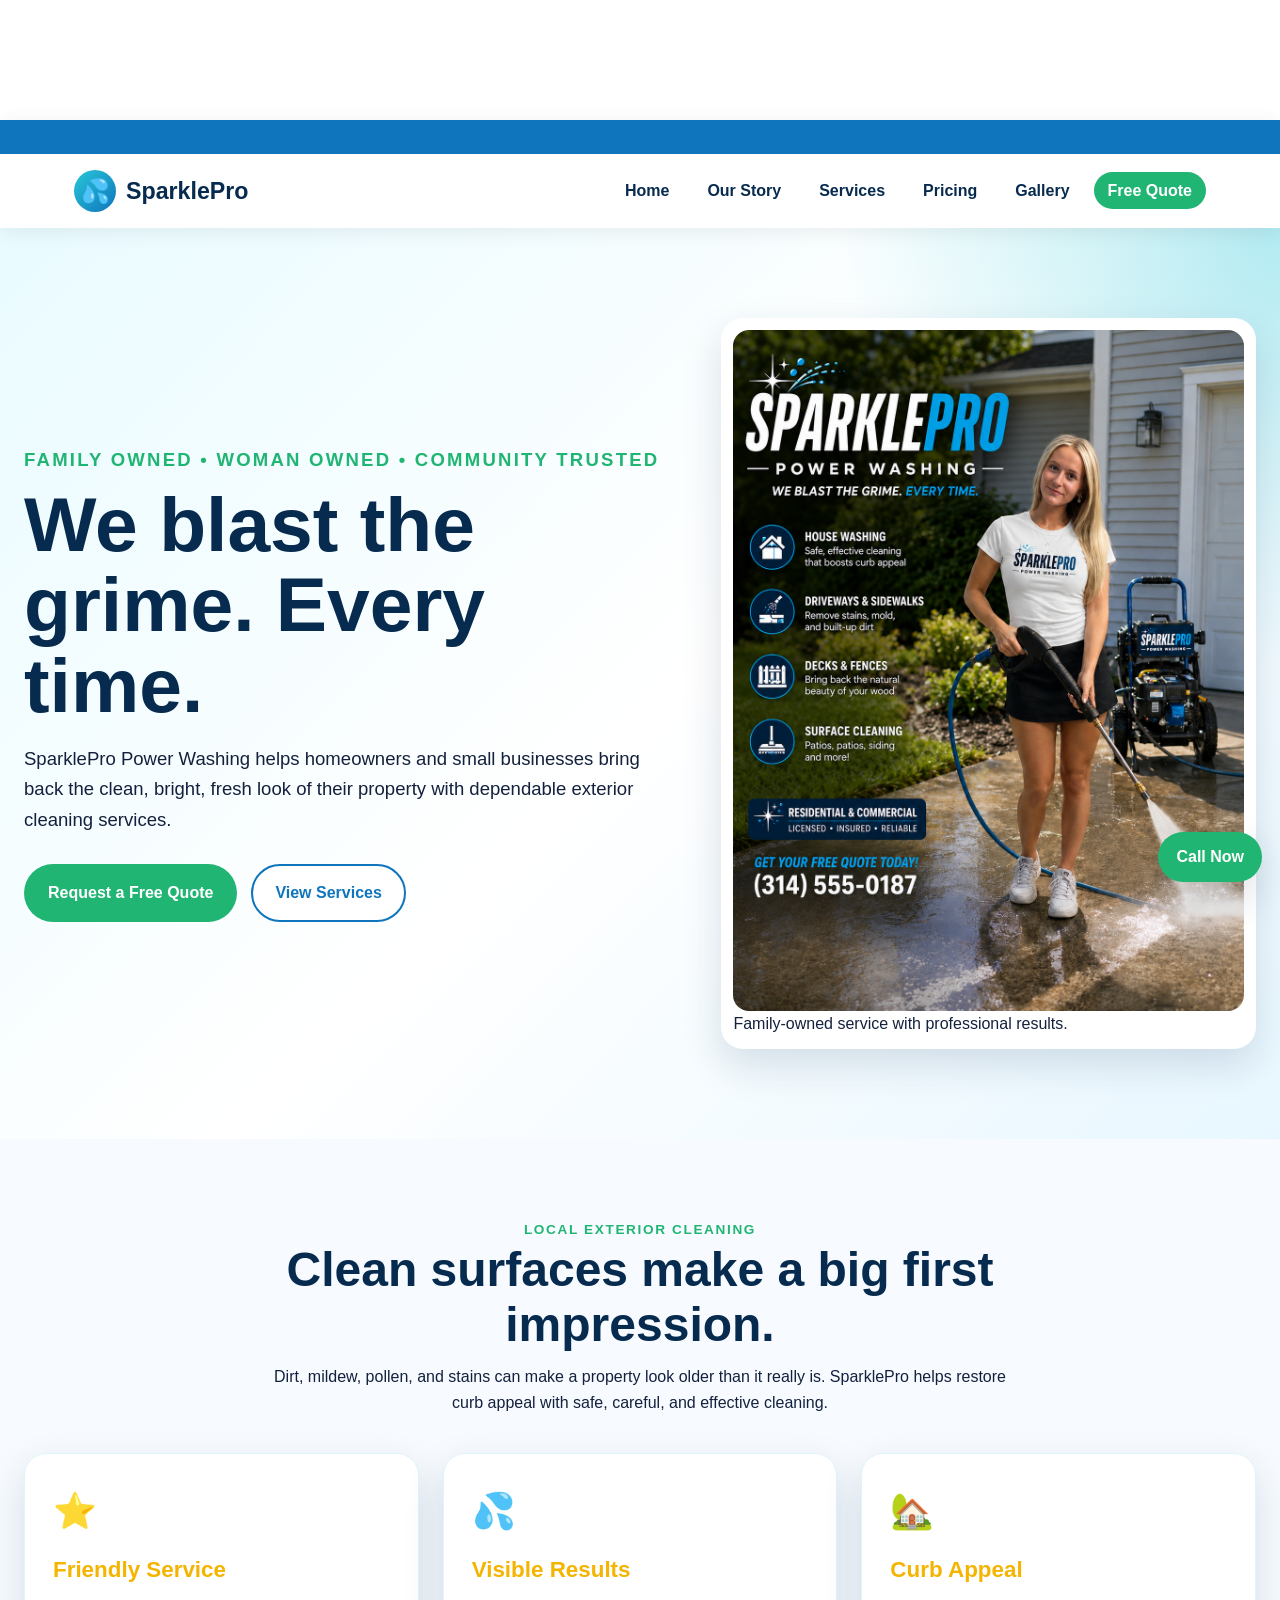
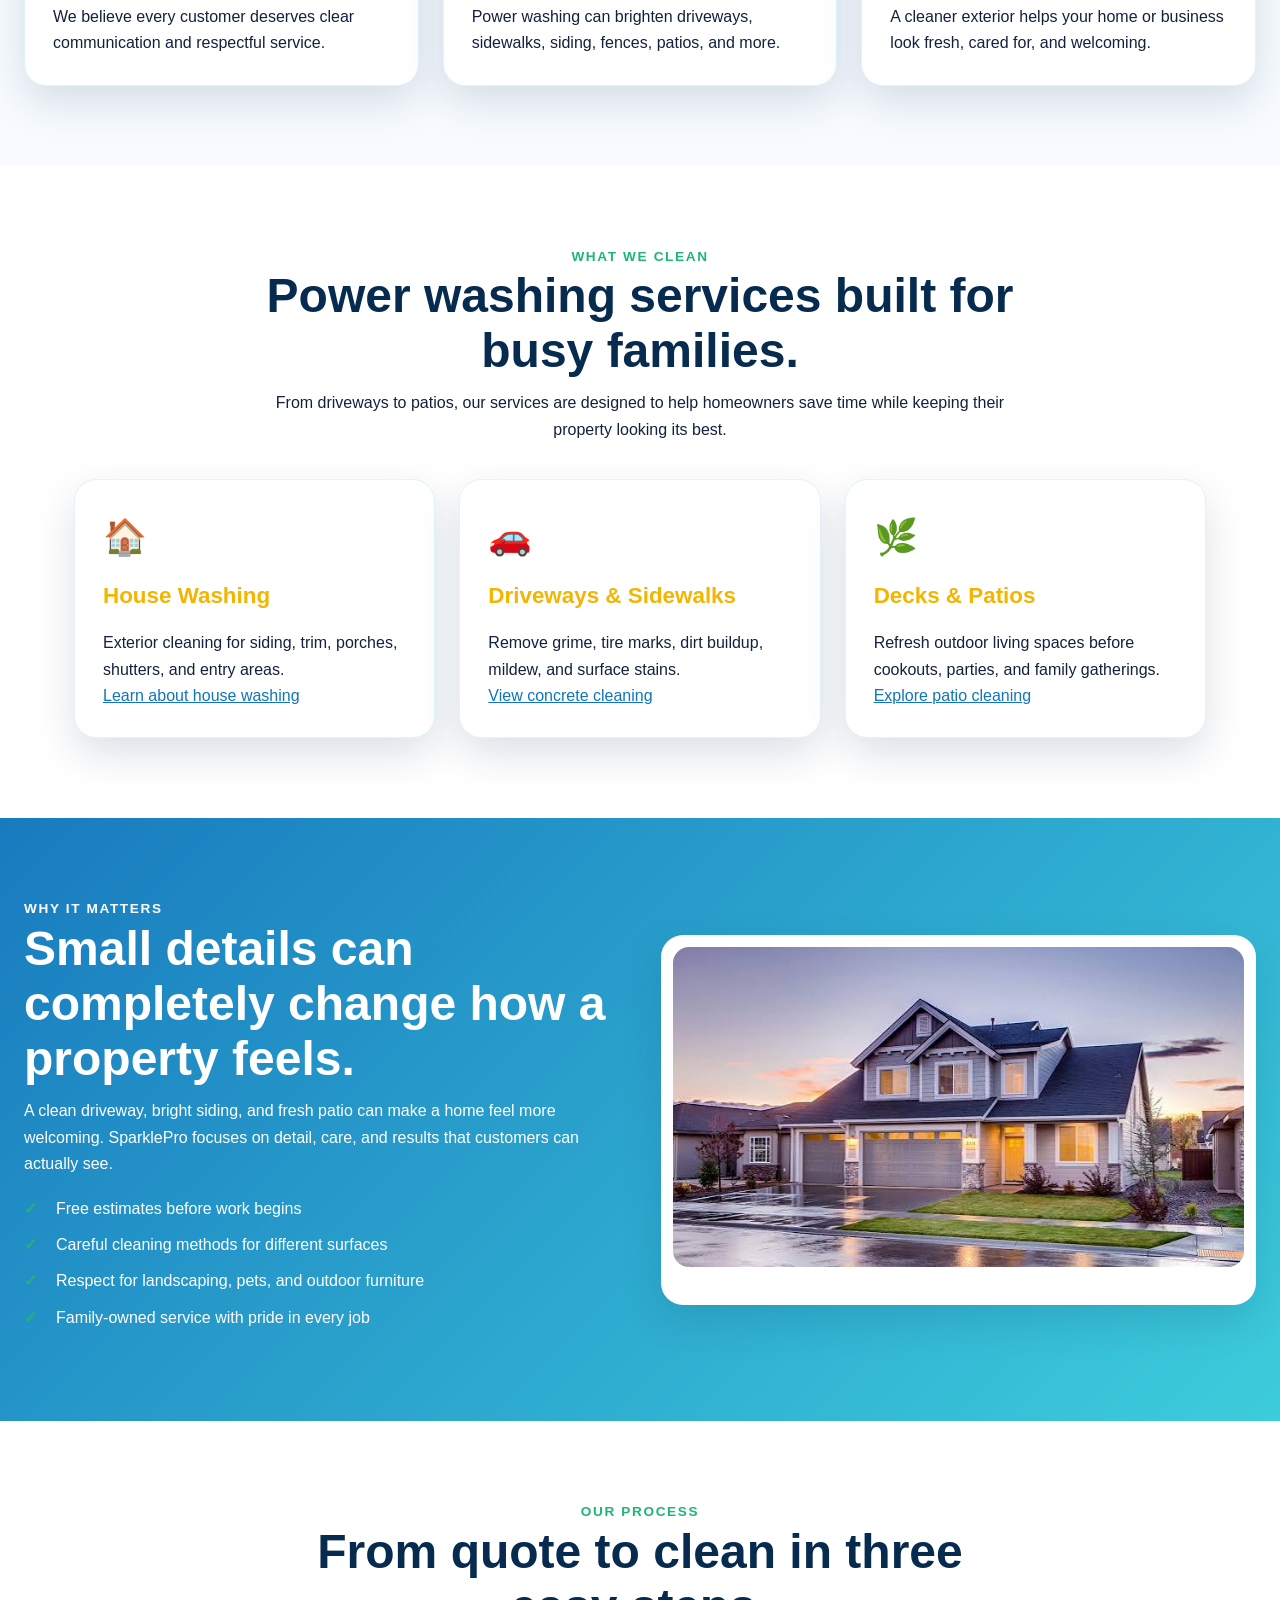
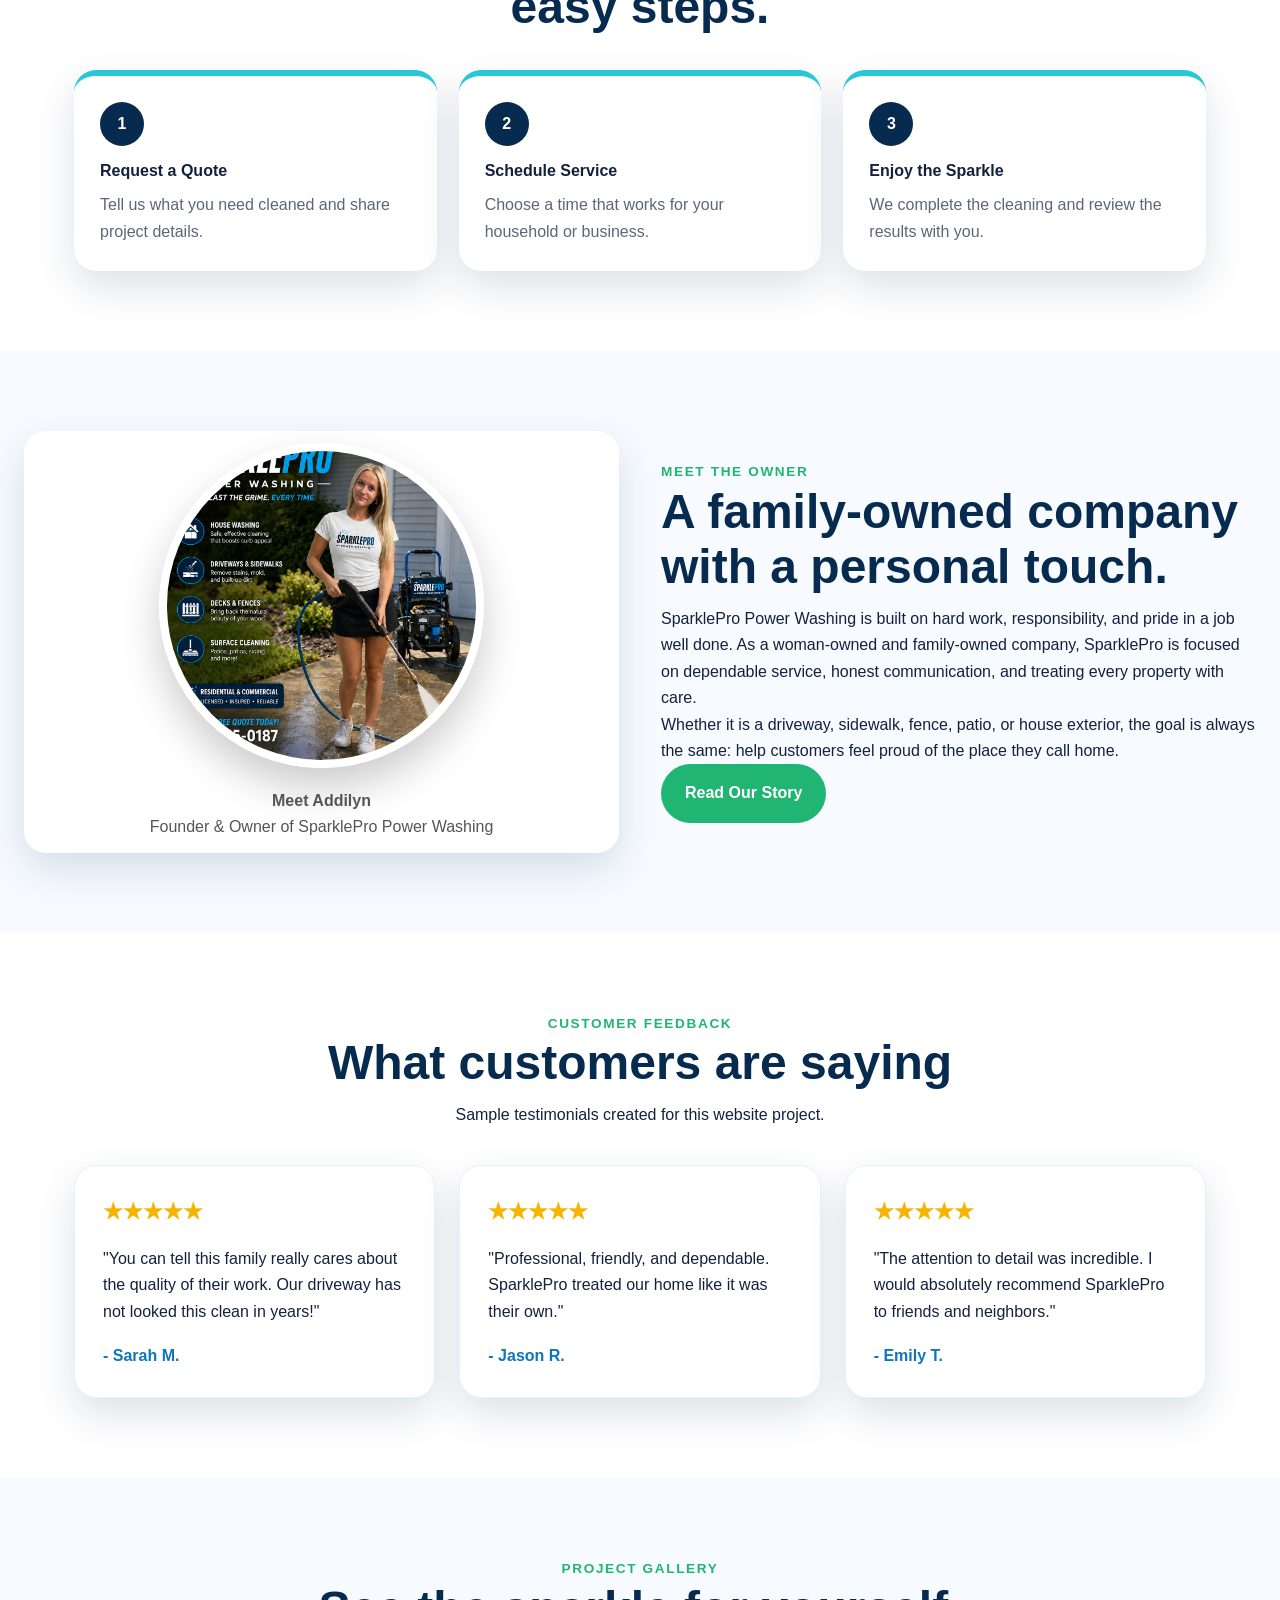
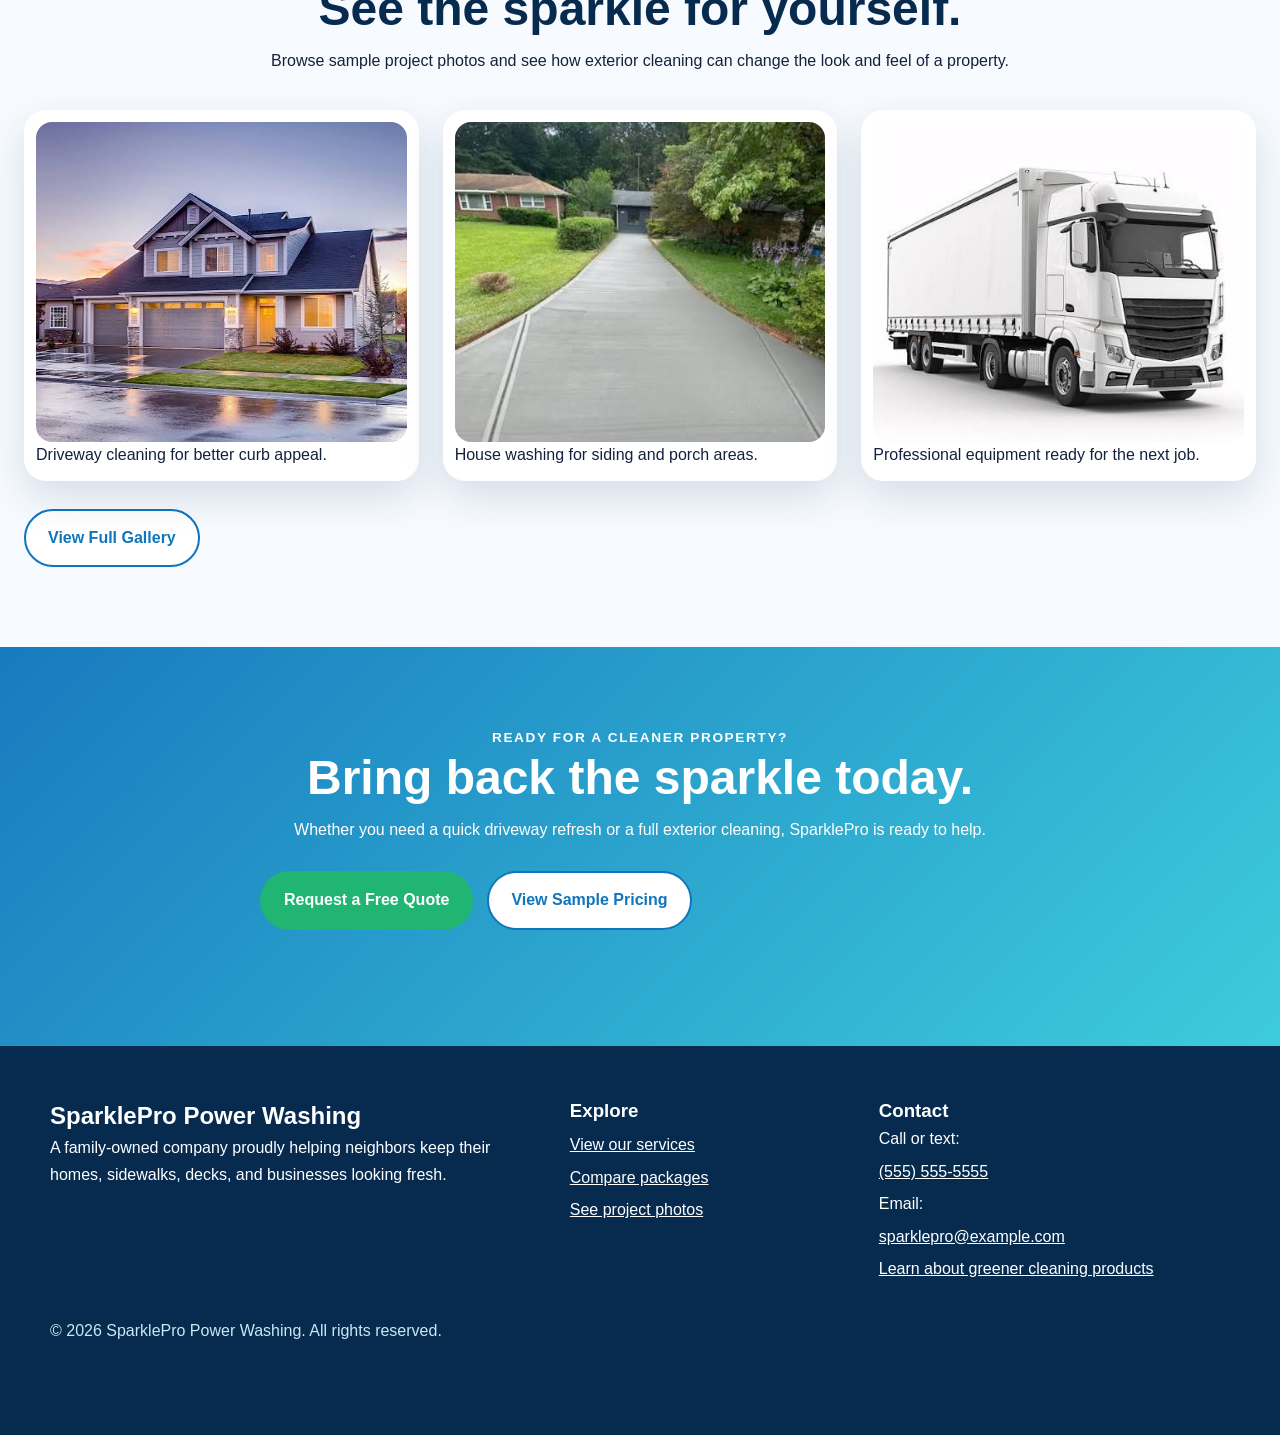
<file: index.html>
<!DOCTYPE html>
<html lang="en">
<head>
    <meta charset="UTF-8">
    <meta name="viewport" content="width=device-width, initial-scale=1.0">
    <title>Home | SparklePro Power Washing</title>
    <meta name="description" content="SparklePro Power Washing is a family-owned, woman-owned exterior cleaning company offering house washing, driveway cleaning, patio cleaning, fence cleaning, and free estimates.">
    <link rel="stylesheet" href="styles.css">
    <script defer src="script.js"></script>
</head>
            <div class="water-animation" aria-label="Decorative animated water drops" role="img">
                <span></span><span></span><span></span><span></span><span></span>
            </div>
        </section>
<body>
    <a class="skip-link" href="#main-content">Skip to main content</a>

    <header class="site-header">
        <div class="spray-banner" aria-hidden="true">
    <div class="spray-stream"></div>
</div>
        <nav class="navbar" aria-label="Main navigation">
            <a class="logo" href="index.html" aria-label="SparklePro Power Washing home">
                <span class="logo-mark">💦</span>
                <span>SparklePro</span>
            </a>

            <button class="menu-toggle" aria-label="Open navigation menu" aria-expanded="false">☰</button>

            <ul class="nav-links">
                <li><a href="index.html">Home</a></li>
                <li><a href="about.html">Our Story</a></li>
                <li><a href="services.html">Services</a></li>
                <li><a href="pricing.html">Pricing</a></li>
                <li><a href="gallery.html">Gallery</a></li>
                <li><a class="nav-cta" href="contact.html">Free Quote</a></li>
            </ul>
        </nav>
    </header>

    <main id="main-content">

        <!-- Hero Section -->
        <section class="hero">
            <div class="hero-content reveal">
                <p class="eyebrow">Family Owned • Woman Owned • Community Trusted</p>
                <h1>We blast the grime. Every time.</h1>
                <p>
                    SparklePro Power Washing helps homeowners and small businesses bring back the clean,
                    bright, fresh look of their property with dependable exterior cleaning services.
                </p>

                <div class="button-row">
                    <a class="btn primary" href="contact.html">Request a Free Quote</a>
                    <a class="btn secondary" href="services.html">View Services</a>
                </div>
            </div>

            <figure class="hero-card reveal">
                <img src="selfie.jpeg" alt="SparklePro Power Washing owner holding a power washer hose">
                <figcaption>Family-owned service with professional results.</figcaption>
            </figure>
        </section>

        <!-- Trust Bar -->
        <section class="section gray">
            <div class="section-heading reveal">
                <p class="eyebrow">Local Exterior Cleaning</p>
                <h2>Clean surfaces make a big first impression.</h2>
                <p>
                    Dirt, mildew, pollen, and stains can make a property look older than it really is.
                    SparklePro helps restore curb appeal with safe, careful, and effective cleaning.
                </p>
            </div>

            <div class="card-grid">
                <article class="service-card reveal">
                    <span class="icon">⭐</span>
                    <h3>Friendly Service</h3>
                    <p>We believe every customer deserves clear communication and respectful service.</p>
                </article>

                <article class="service-card reveal">
                    <span class="icon">💦</span>
                    <h3>Visible Results</h3>
                    <p>Power washing can brighten driveways, sidewalks, siding, fences, patios, and more.</p>
                </article>

                <article class="service-card reveal">
                    <span class="icon">🏡</span>
                    <h3>Curb Appeal</h3>
                    <p>A cleaner exterior helps your home or business look fresh, cared for, and welcoming.</p>
                </article>
            </div>
        </section>

        <!-- Services Preview -->
        <section class="section">
            <div class="section-heading reveal">
                <p class="eyebrow">What We Clean</p>
                <h2>Power washing services built for busy families.</h2>
                <p>
                    From driveways to patios, our services are designed to help homeowners save time
                    while keeping their property looking its best.
                </p>
            </div>

            <div class="card-grid large-grid">
                <article class="service-card reveal">
                    <span class="icon">🏠</span>
                    <h3>House Washing</h3>
                    <p>Exterior cleaning for siding, trim, porches, shutters, and entry areas.</p>
                    <a href="services.html">Learn about house washing</a>
                </article>

                <article class="service-card reveal">
                    <span class="icon">🚗</span>
                    <h3>Driveways & Sidewalks</h3>
                    <p>Remove grime, tire marks, dirt buildup, mildew, and surface stains.</p>
                    <a href="services.html">View concrete cleaning</a>
                </article>

                <article class="service-card reveal">
                    <span class="icon">🌿</span>
                    <h3>Decks & Patios</h3>
                    <p>Refresh outdoor living spaces before cookouts, parties, and family gatherings.</p>
                    <a href="services.html">Explore patio cleaning</a>
                </article>
            </div>
        </section>

        <!-- Before and After Style Section -->
        <section class="section blue-section">
            <div class="split">
                <div class="reveal">
                    <p class="eyebrow">Why It Matters</p>
                    <h2>Small details can completely change how a property feels.</h2>
                    <p>
                        A clean driveway, bright siding, and fresh patio can make a home feel more welcoming.
                        SparklePro focuses on detail, care, and results that customers can actually see.
                    </p>

                    <ul class="check-list">
                        <li>Free estimates before work begins</li>
                        <li>Careful cleaning methods for different surfaces</li>
                        <li>Respect for landscaping, pets, and outdoor furniture</li>
                        <li>Family-owned service with pride in every job</li>
                    </ul>
                </div>

                <figure class="image-frame reveal">
                    <img src="driveway.jpg" alt="Freshly cleaned driveway after power washing">
                    <figcaption>Driveway cleaning can make concrete look brighter and newer.</figcaption>
                </figure>
            </div>
        </section>

        <!-- Simple Process -->
        <section class="section">
            <div class="section-heading reveal">
                <p class="eyebrow">Our Process</p>
                <h2>From quote to clean in three easy steps.</h2>
            </div>

            <ol class="steps">
                <li class="reveal">
                    <strong>Request a Quote</strong>
                    <span>Tell us what you need cleaned and share project details.</span>
                </li>

                <li class="reveal">
                    <strong>Schedule Service</strong>
                    <span>Choose a time that works for your household or business.</span>
                </li>

                <li class="reveal">
                    <strong>Enjoy the Sparkle</strong>
                    <span>We complete the cleaning and review the results with you.</span>
                </li>
            </ol>
        </section>

        <!-- Owner Preview -->
        <section class="section gray">
            <div class="split">
                <figure class="image-frame reveal owner-photo">
                    <img src="selfie.jpeg" alt="Addilyn, owner of SparklePro Power Washing">
                    <figcaption>
                        <strong>Meet Addilyn</strong><br>
                        Founder & Owner of SparklePro Power Washing
                    </figcaption>
                </figure>

                <div class="reveal">
                    <p class="eyebrow">Meet the Owner</p>
                    <h2>A family-owned company with a personal touch.</h2>
                    <p>
                        SparklePro Power Washing is built on hard work, responsibility, and pride in a job well done.
                        As a woman-owned and family-owned company, SparklePro is focused on dependable service,
                        honest communication, and treating every property with care.
                    </p>

                    <p>
                        Whether it is a driveway, sidewalk, fence, patio, or house exterior, the goal is always the same:
                        help customers feel proud of the place they call home.
                    </p>

                    <a class="btn primary" href="about.html">Read Our Story</a>
                </div>
            </div>
        </section>

        <!-- Testimonials -->
        <section class="section">
            <div class="section-heading reveal">
                <p class="eyebrow">Customer Feedback</p>
                <h2>What customers are saying</h2>
                <p>Sample testimonials created for this website project.</p>
            </div>

            <div class="card-grid">
                <article class="service-card reveal">
                    <h3>★★★★★</h3>
                    <p>
                        "You can tell this family really cares about the quality of their work.
                        Our driveway has not looked this clean in years!"
                    </p>
                    <strong>- Sarah M.</strong>
                </article>

                <article class="service-card reveal">
                    <h3>★★★★★</h3>
                    <p>
                        "Professional, friendly, and dependable. SparklePro treated our home
                        like it was their own."
                    </p>
                    <strong>- Jason R.</strong>
                </article>

                <article class="service-card reveal">
                    <h3>★★★★★</h3>
                    <p>
                        "The attention to detail was incredible. I would absolutely recommend
                        SparklePro to friends and neighbors."
                    </p>
                    <strong>- Emily T.</strong>
                </article>
            </div>
        </section>

        <!-- Gallery Preview -->
        <section class="section gray">
            <div class="section-heading reveal">
                <p class="eyebrow">Project Gallery</p>
                <h2>See the sparkle for yourself.</h2>
                <p>
                    Browse sample project photos and see how exterior cleaning can change the look
                    and feel of a property.
                </p>
            </div>

            <div class="gallery-grid">
                <figure class="gallery-card reveal">
                    <img src="driveway.jpg" alt="Clean driveway after power washing service">
                    <figcaption>Driveway cleaning for better curb appeal.</figcaption>
                </figure>

                <figure class="gallery-card reveal">
                    <img src="housewash.jpg" alt="Clean house exterior after washing service">
                    <figcaption>House washing for siding and porch areas.</figcaption>
                </figure>

                <figure class="gallery-card reveal">
                    <img src="truck.jpeg" alt="Power washing truck with professional equipment">
                    <figcaption>Professional equipment ready for the next job.</figcaption>
                </figure>
            </div>

            <div class="button-row center-buttons">
                <a class="btn secondary" href="gallery.html">View Full Gallery</a>
            </div>
        </section>

        <!-- Final Call to Action -->
        <section class="section blue-section">
            <div class="section-heading reveal">
                <p class="eyebrow">Ready for a cleaner property?</p>
                <h2>Bring back the sparkle today.</h2>
                <p>
                    Whether you need a quick driveway refresh or a full exterior cleaning,
                    SparklePro is ready to help.
                </p>

                <div class="button-row center-buttons">
                    <a class="btn primary" href="contact.html">Request a Free Quote</a>
                    <a class="btn secondary" href="pricing.html">View Sample Pricing</a>
                </div>
            </div>
        </section>

    </main>

    <footer class="site-footer">
        <div class="footer-grid">
            <div>
                <h2>SparklePro Power Washing</h2>
                <p>
                    A family-owned company proudly helping neighbors keep their homes, sidewalks,
                    decks, and businesses looking fresh.
                </p>
            </div>

            <div>
                <h3>Explore</h3>
                <a href="services.html">View our services</a>
                <a href="pricing.html">Compare packages</a>
                <a href="gallery.html">See project photos</a>
            </div>

            <div>
                <h3>Contact</h3>
                <p>Call or text: <a href="tel:5555555555">(555) 555-5555</a></p>
                <p>Email: <a href="sparklepropowerwashing@gmail.com">sparklepro@example.com</a></p>
                <p>
                    <a href="https://www.epa.gov/greenerproducts" target="_blank" rel="noopener">
                        Learn about greener cleaning products
                    </a>
                </p>
            </div>
        </div>

        <p class="copyright">© 2026 SparklePro Power Washing. All rights reserved.</p>
    </footer>

    <a class="floating-call" href="tel:5555555555" aria-label="Call SparklePro Power Washing">Call Now</a>
</body>
</html>
</file>
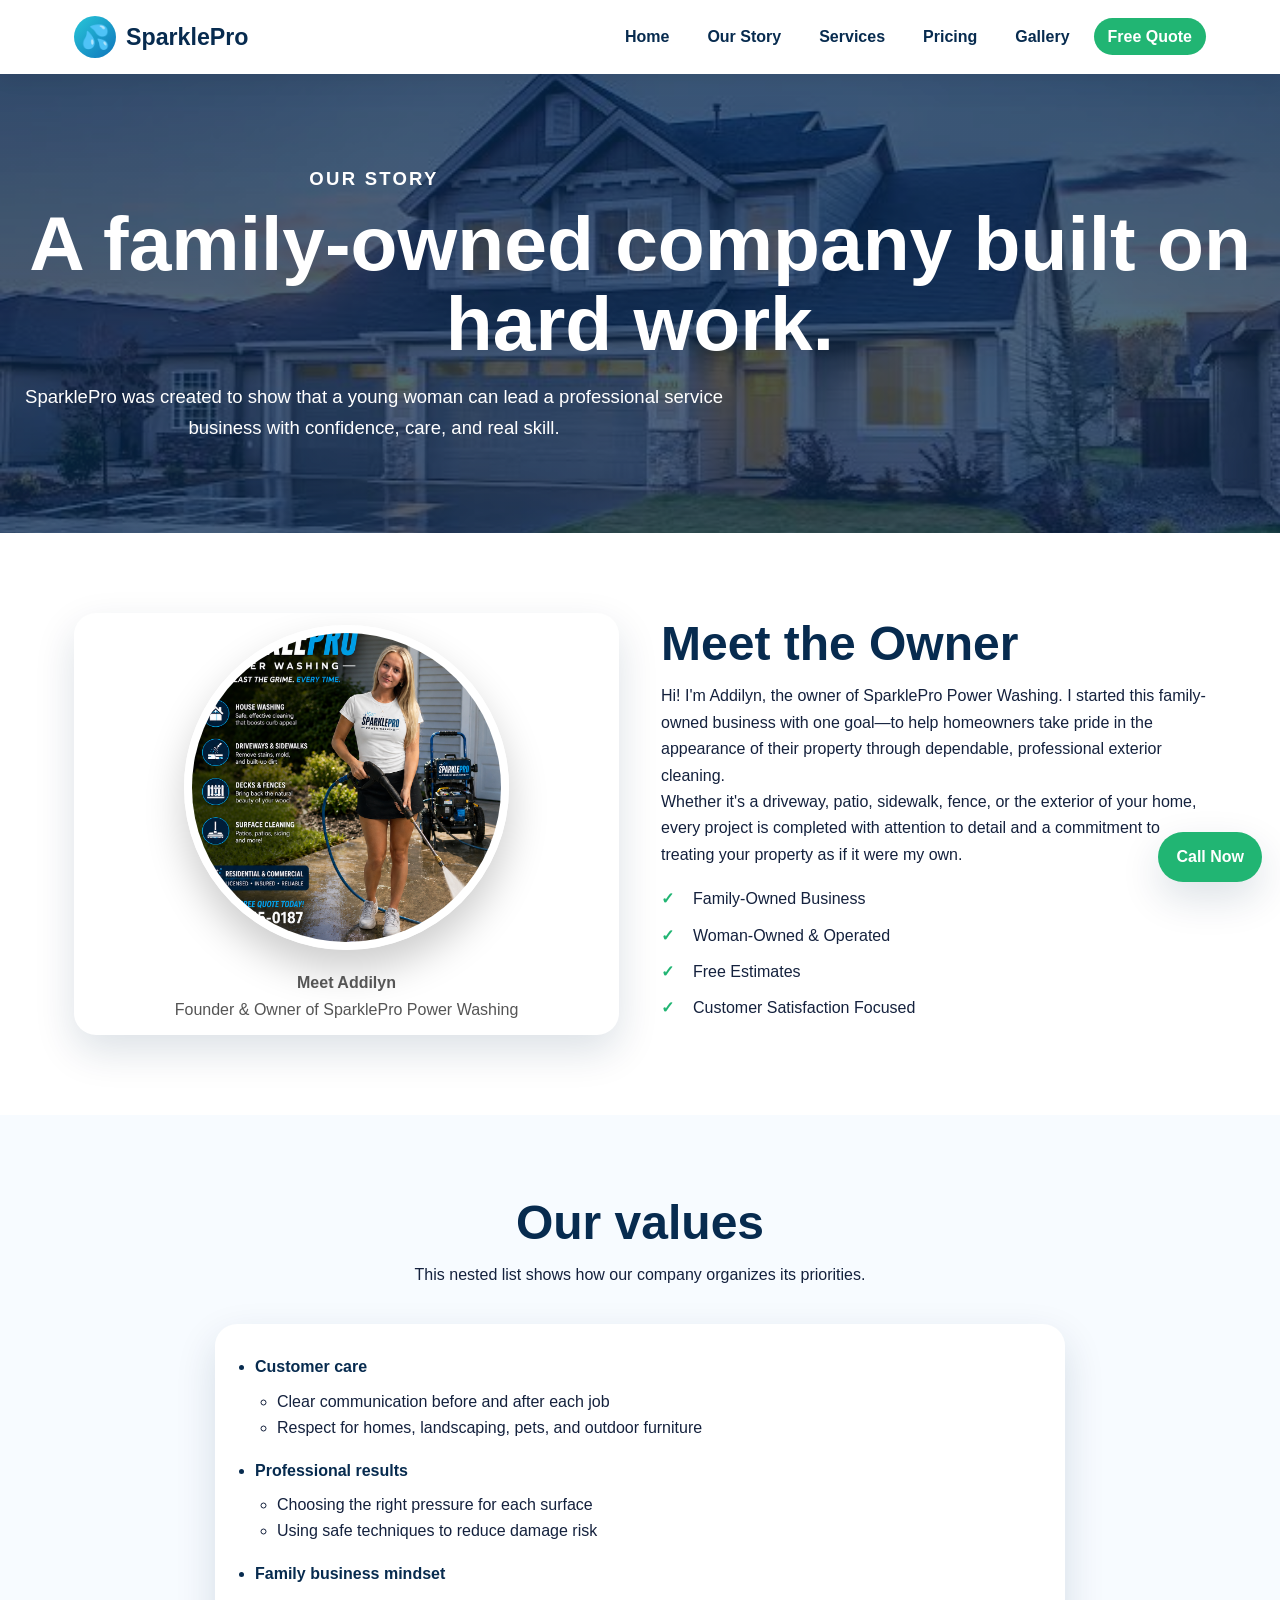
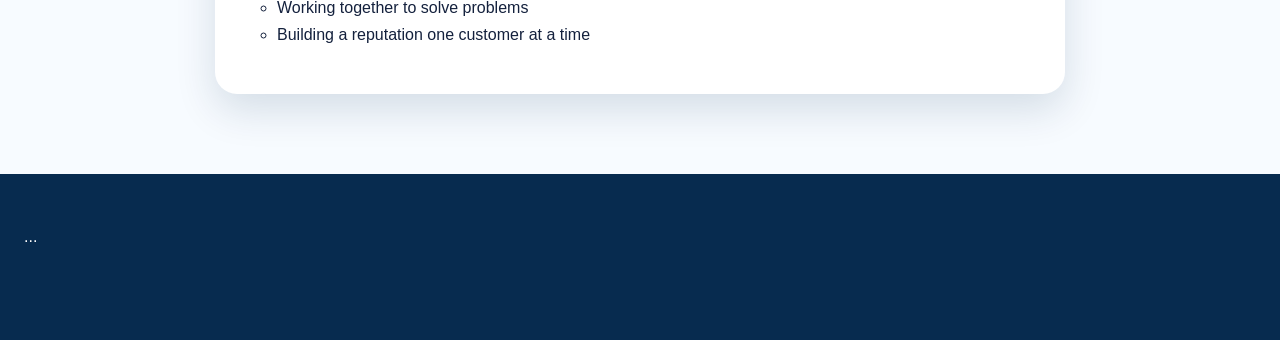
<file: about.html>
<!DOCTYPE html>
<html lang="en">
<head>
    <meta charset="UTF-8">
    <meta name="viewport" content="width=device-width, initial-scale=1.0">
    <title>Our Story | SparklePro Power Washing</title>
    <meta name="description" content="Learn about the family-owned story behind SparklePro Power Washing and its mission to serve local homeowners.">
    <link rel="stylesheet" href="styles.css">
    <script defer src="script.js"></script>
</head>
<body>
    <a class="skip-link" href="#main-content">Skip to main content</a>
    <header class="site-header">
        <nav class="navbar" aria-label="Main navigation">
            <a class="logo" href="index.html" aria-label="SparklePro Power Washing home">
                <span class="logo-mark">💦</span>
                <span>SparklePro</span>
            </a>
            <button class="menu-toggle" aria-label="Open navigation menu" aria-expanded="false">☰</button>
            <ul class="nav-links">
                <li><a href="index.html">Home</a></li>
                <li><a href="about.html">Our Story</a></li>
                <li><a href="services.html">Services</a></li>
                <li><a href="pricing.html">Pricing</a></li>
                <li><a href="gallery.html">Gallery</a></li>
                <li><a class="nav-cta" href="contact.html">Free Quote</a></li>
            </ul>
        </nav>
    </header>
    <main id="main-content">
        <section class="page-hero small-hero">
            <div class="reveal">
                <p class="eyebrow">Our Story</p>
                <h1>A family-owned company built on hard work.</h1>
                <p>SparklePro was created to show that a young woman can lead a professional service business with confidence, care, and real skill.</p>
            </div>
        </section>

        <section class="section split">
  <figure class="image-frame reveal owner-photo">
    <img src="selfie.jpeg" alt="Addilyn, owner of SparklePro Power Washing">
    <figcaption>
        <strong>Meet Addilyn</strong><br>
        Founder & Owner of SparklePro Power Washing
    </figcaption>
</figure>       
   <div class="reveal">
    <h2>Meet the Owner</h2>

    <p>Hi! I'm Addilyn, the owner of SparklePro Power Washing. I started this family-owned business with one goal—to help homeowners take pride in the appearance of their property through dependable, professional exterior cleaning.</p>

    <p>Whether it's a driveway, patio, sidewalk, fence, or the exterior of your home, every project is completed with attention to detail and a commitment to treating your property as if it were my own.</p>

    <ul class="simple-list">
        <li>Family-Owned Business</li>
        <li>Woman-Owned & Operated</li>
        <li>Free Estimates</li>
        <li>Customer Satisfaction Focused</li>
    </ul>
</div>        </section>

        <section class="section gray">
            <div class="section-heading reveal">
                <h2>Our values</h2>
                <p>This nested list shows how our company organizes its priorities.</p>
            </div>
            <ul class="nested-list reveal">
                <li>Customer care
                    <ul>
                        <li>Clear communication before and after each job</li>
                        <li>Respect for homes, landscaping, pets, and outdoor furniture</li>
                    </ul>
                </li>
                <li>Professional results
                    <ul>
                        <li>Choosing the right pressure for each surface</li>
                        <li>Using safe techniques to reduce damage risk</li>
                    </ul>
                </li>
                <li>Family business mindset
                    <ul>
                        <li>Working together to solve problems</li>
                        <li>Building a reputation one customer at a time</li>
                    </ul>
                </li>
            </ul>
        </section>
    </main>

<footer class="site-footer">
    ...
</footer>

<a class="floating-call" href="tel:5555555555" aria-label="Call SparklePro Power Washing">Call Now</a>

</body>
</html>
</file>
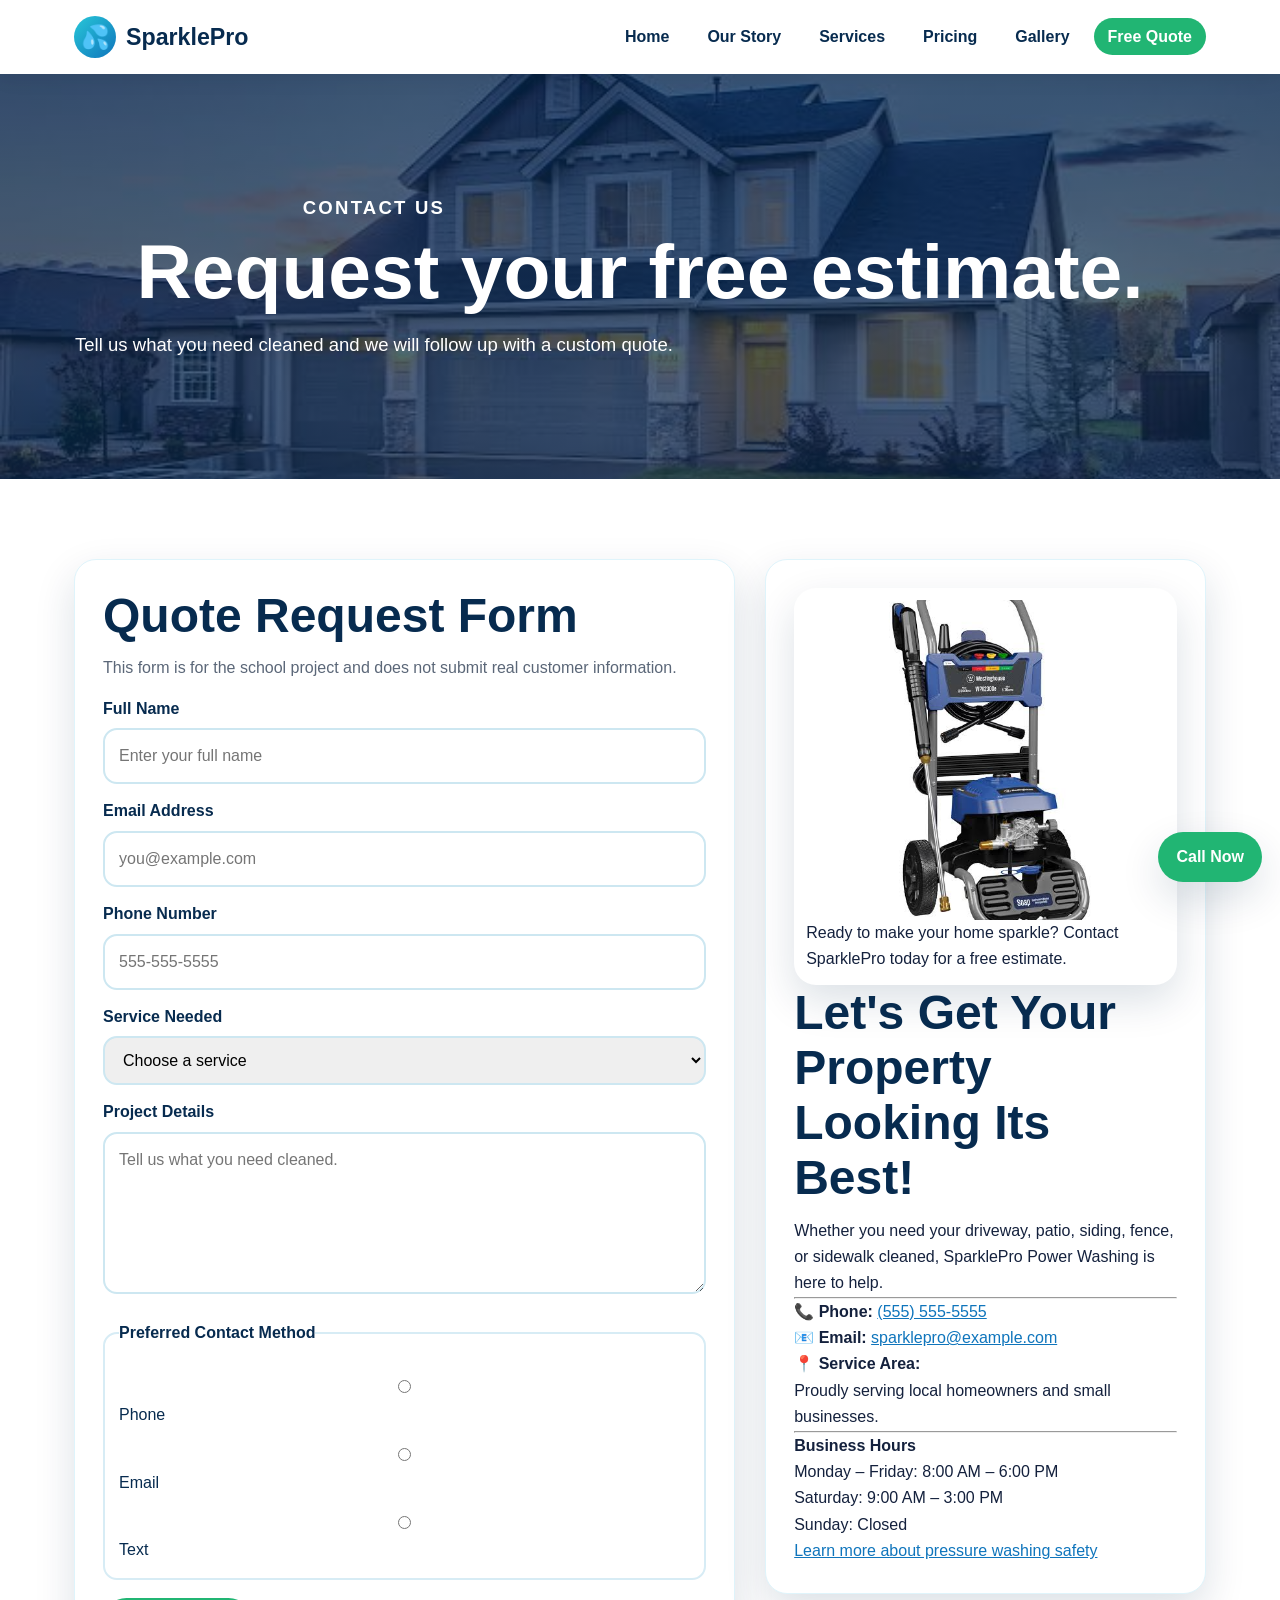
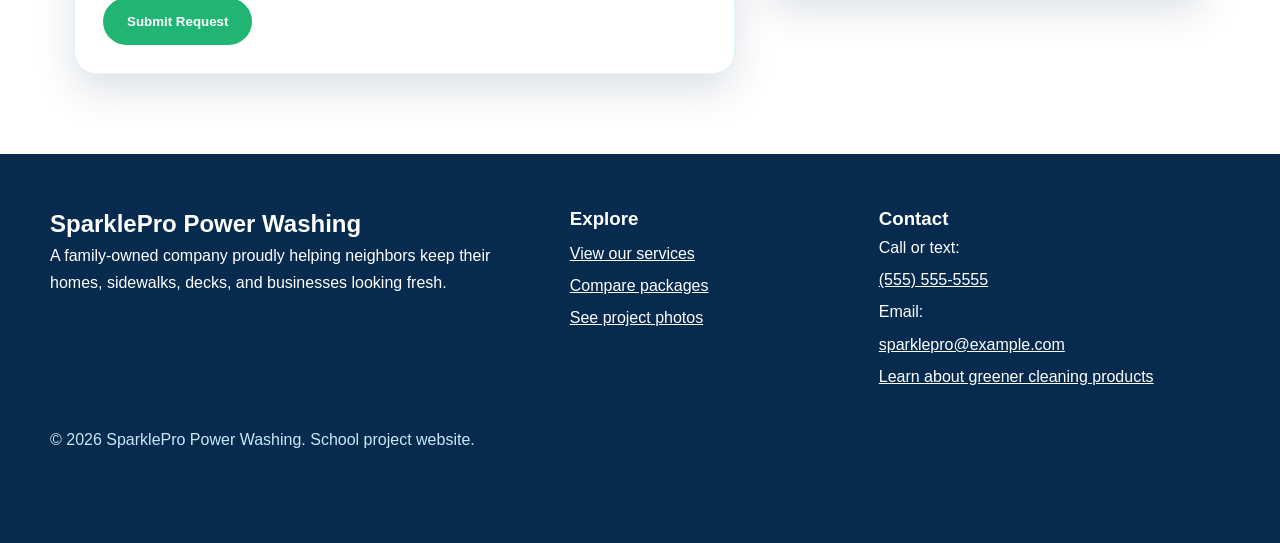
<file: contact.html>
<!DOCTYPE html>
<html lang="en">
<head>
    <meta charset="UTF-8">
    <meta name="viewport" content="width=device-width, initial-scale=1.0">
    <title>Contact | SparklePro Power Washing</title>
    <meta name="description" content="Contact SparklePro Power Washing to request a free estimate for driveway cleaning, house washing, patios, fences, and exterior cleaning.">
    <link rel="stylesheet" href="styles.css">
    <script defer src="script.js"></script>
</head>

<body>
    <a class="skip-link" href="#main-content">Skip to main content</a>

    <header class="site-header">
        <nav class="navbar" aria-label="Main navigation">
            <a class="logo" href="index.html" aria-label="SparklePro Power Washing home">
                <span class="logo-mark">💦</span>
                <span>SparklePro</span>
            </a>

            <button class="menu-toggle" aria-label="Open navigation menu" aria-expanded="false">☰</button>

            <ul class="nav-links">
                <li><a href="index.html">Home</a></li>
                <li><a href="about.html">Our Story</a></li>
                <li><a href="services.html">Services</a></li>
                <li><a href="pricing.html">Pricing</a></li>
                <li><a href="gallery.html">Gallery</a></li>
                <li><a class="nav-cta" href="contact.html">Free Quote</a></li>
            </ul>
        </nav>
    </header>

    <main id="main-content">

        <section class="page-hero contact-hero">
            <div class="reveal">
                <p class="eyebrow">Contact Us</p>
                <h1>Request your free estimate.</h1>
                <p>Tell us what you need cleaned and we will follow up with a custom quote.</p>
            </div>
        </section>

        <section class="section contact-layout">

            <form class="quote-form reveal" action="#" method="post">
                <h2>Quote Request Form</h2>
                <p class="form-note">This form is for the school project and does not submit real customer information.</p>

                <label for="name">Full Name</label>
                <input id="name" name="name" type="text" placeholder="Enter your full name" required>

                <label for="email">Email Address</label>
                <input id="email" name="email" type="email" placeholder="you@example.com" required>

                <label for="phone">Phone Number</label>
                <input id="phone" name="phone" type="tel" placeholder="555-555-5555">

                <label for="service">Service Needed</label>
                <select id="service" name="service" required>
                    <option value="">Choose a service</option>
                    <option value="house-washing">House Washing</option>
                    <option value="driveway-cleaning">Driveway Cleaning</option>
                    <option value="patio-cleaning">Patio or Deck Cleaning</option>
                    <option value="fence-cleaning">Fence Cleaning</option>
                    <option value="commercial-cleaning">Commercial Cleaning</option>
                </select>

                <label for="message">Project Details</label>
                <textarea id="message" name="message" rows="5" placeholder="Tell us what you need cleaned."></textarea>

                <fieldset>
                    <legend>Preferred Contact Method</legend>

                    <label class="radio-line">
                        <input type="radio" name="contact-method" value="phone">
                        Phone
                    </label>

                    <label class="radio-line">
                        <input type="radio" name="contact-method" value="email">
                        Email
                    </label>

                    <label class="radio-line">
                        <input type="radio" name="contact-method" value="text">
                        Text
                    </label>
                </fieldset>

                <button class="btn primary" type="submit">Submit Request</button>
            </form>

           <aside class="contact-card reveal">

    <figure class="image-frame">
        <img src="powerwasher.jpeg" alt="SparklePro owner using professional power washing equipment">
        <figcaption>
            Ready to make your home sparkle? Contact SparklePro today for a free estimate.
        </figcaption>
    </figure>

    <h2>Let's Get Your Property Looking Its Best!</h2>

    <p>
        Whether you need your driveway, patio, siding, fence, or sidewalk cleaned,
        SparklePro Power Washing is here to help.
    </p>

    <hr>

    <p><strong>📞 Phone:</strong> <a href="tel:5555555555">(555) 555-5555</a></p>

    <p><strong>📧 Email:</strong> <a href="mailto:sparklepro@example.com">sparklepro@example.com</a></p>

    <p><strong>📍 Service Area:</strong><br>
    Proudly serving local homeowners and small businesses.</p>

    <hr>

    <p>
        <strong>Business Hours</strong><br>
        Monday – Friday: 8:00 AM – 6:00 PM<br>
        Saturday: 9:00 AM – 3:00 PM<br>
        Sunday: Closed
    </p>

    <p>
        <a href="https://www.osha.gov/pressure-washing" target="_blank" rel="noopener">
            Learn more about pressure washing safety
        </a>
    </p>

</aside> 

        </section>

    </main>

    <footer class="site-footer">
        <div class="footer-grid">
            <div>
                <h2>SparklePro Power Washing</h2>
                <p>A family-owned company proudly helping neighbors keep their homes, sidewalks, decks, and businesses looking fresh.</p>
            </div>

            <div>
                <h3>Explore</h3>
                <a href="services.html">View our services</a>
                <a href="pricing.html">Compare packages</a>
                <a href="gallery.html">See project photos</a>
            </div>

            <div>
                <h3>Contact</h3>
                <p>Call or text: <a href="tel:5555555555">(555) 555-5555</a></p>
                <p>Email: <a href="mailto:sparklepro@example.com">sparklepro@example.com</a></p>
                <p>
                    <a href="https://www.epa.gov/greenerproducts" target="_blank" rel="noopener">
                        Learn about greener cleaning products
                    </a>
                </p>
            </div>
        </div>

        <p class="copyright">© 2026 SparklePro Power Washing. School project website.</p>
    </footer>

    <a class="floating-call" href="tel:5555555555" aria-label="Call SparklePro Power Washing">Call Now</a>
</body>
</html>
</file>
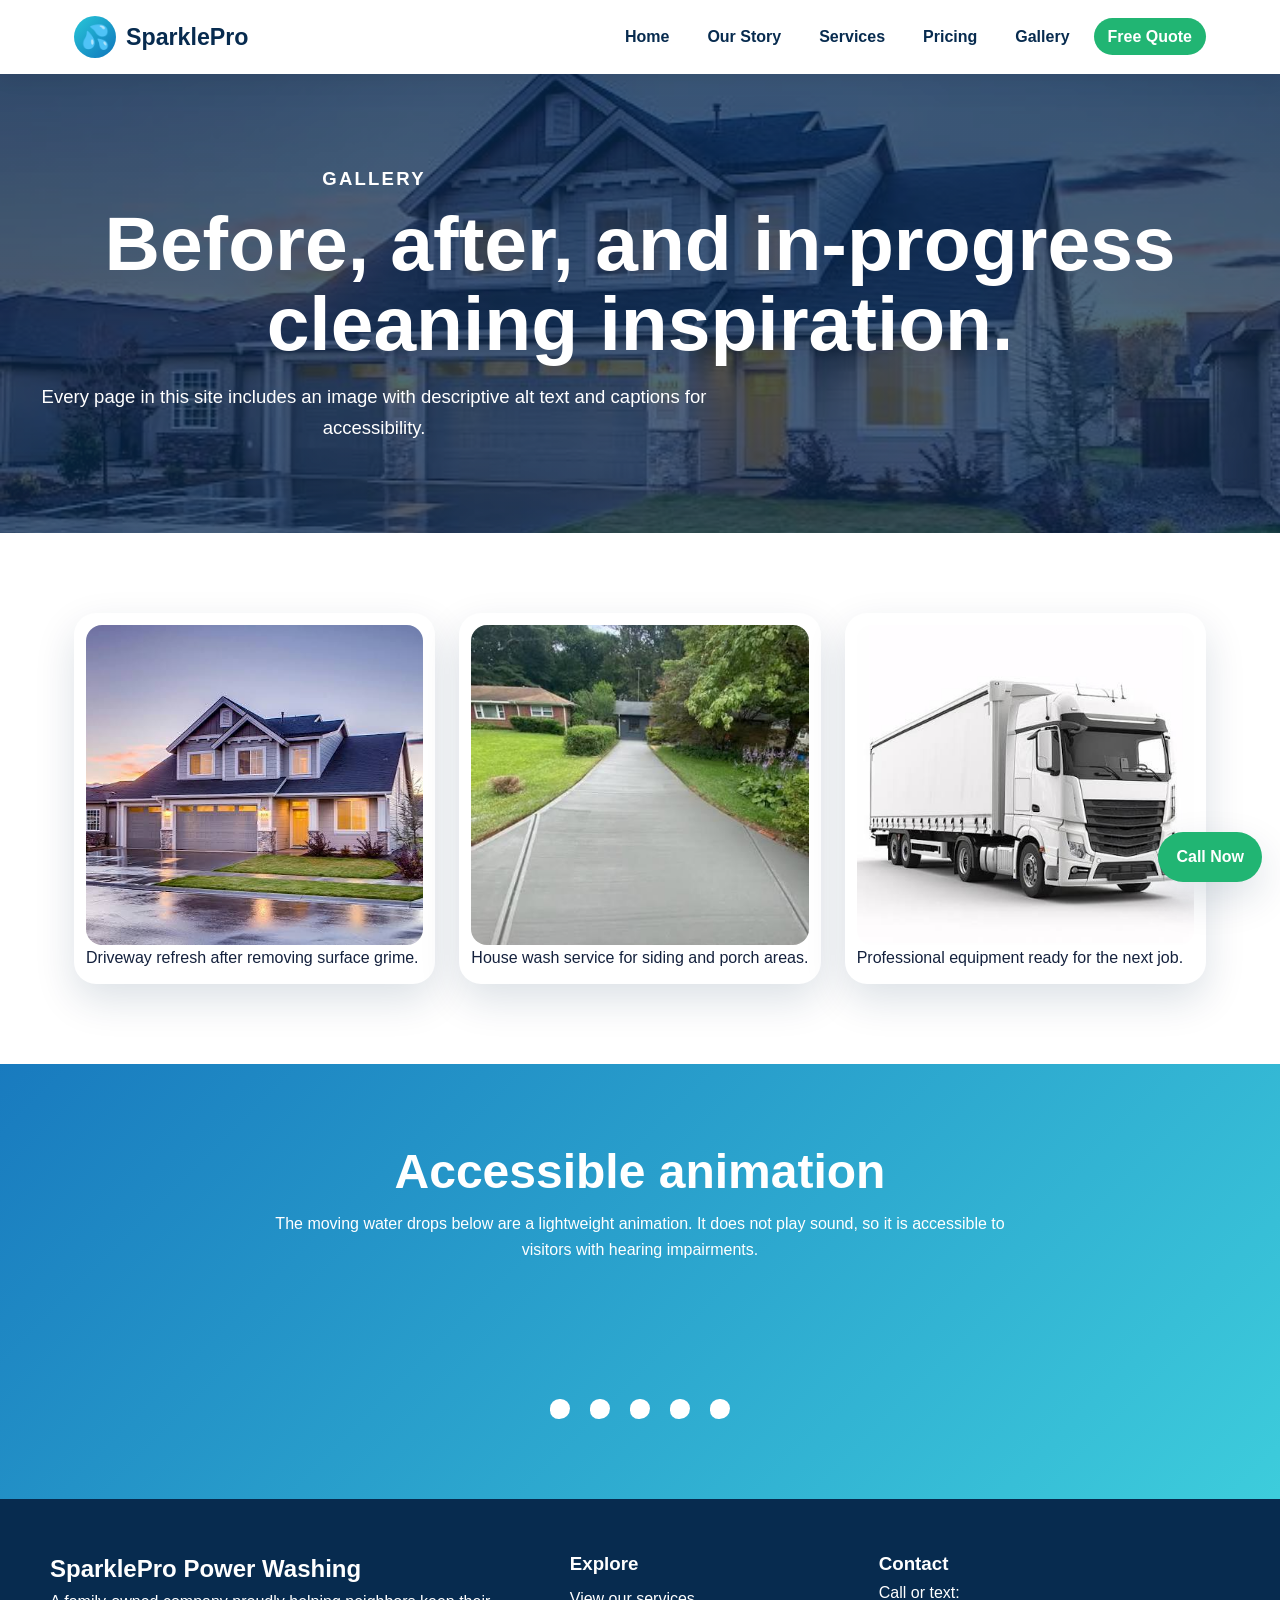
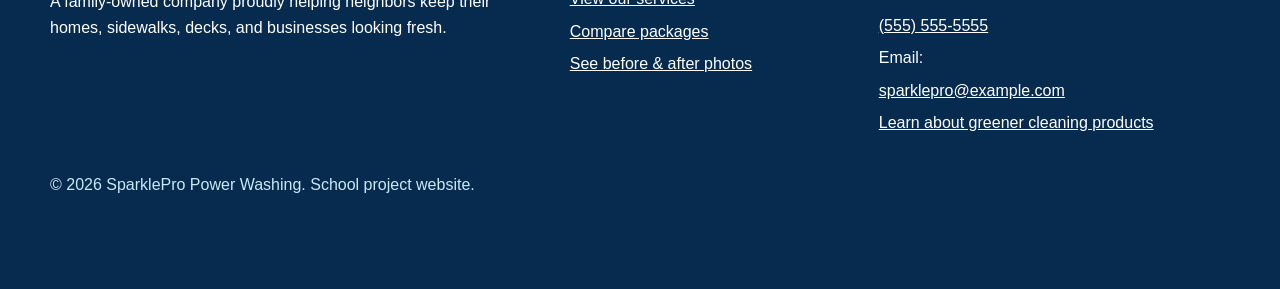
<file: gallery.html>
<!DOCTYPE html>
<html lang="en">
<head>
    <meta charset="UTF-8">
    <meta name="viewport" content="width=device-width, initial-scale=1.0">
    <title>Gallery | SparklePro Power Washing</title>
    <meta name="description" content="View a gallery of sample SparklePro Power Washing projects including driveways, house washing, trucks, and patios.">
    <link rel="stylesheet" href="styles.css">
    <script defer src="script.js"></script>
</head>
<body>
    <a class="skip-link" href="#main-content">Skip to main content</a>
    <header class="site-header">
        <nav class="navbar" aria-label="Main navigation">
            <a class="logo" href="index.html" aria-label="SparklePro Power Washing home">
                <span class="logo-mark">💦</span>
                <span>SparklePro</span>
            </a>
            <button class="menu-toggle" aria-label="Open navigation menu" aria-expanded="false">☰</button>
            <ul class="nav-links">
                <li><a href="index.html">Home</a></li>
                <li><a href="about.html">Our Story</a></li>
                <li><a href="services.html">Services</a></li>
                <li><a href="pricing.html">Pricing</a></li>
                <li><a href="gallery.html">Gallery</a></li>
                <li><a class="nav-cta" href="contact.html">Free Quote</a></li>
            </ul>
        </nav>
    </header>
    <main id="main-content">
        <section class="page-hero gallery-hero">
            <div class="reveal">
                <p class="eyebrow">Gallery</p>
                <h1>Before, after, and in-progress cleaning inspiration.</h1>
                <p>Every page in this site includes an image with descriptive alt text and captions for accessibility.</p>
            </div>
        </section>

        <section class="section">
            <div class="gallery-grid">
                <figure class="gallery-card reveal"><img src="driveway.jpg" alt="Power washed driveway with clean concrete finish"><figcaption>Driveway refresh after removing surface grime.</figcaption></figure>
                <figure class="gallery-card reveal"><img src="housewash.jpg" alt="Clean house exterior after washing"><figcaption>House wash service for siding and porch areas.</figcaption></figure>
                <figure class="gallery-card reveal"><img src="truck.jpeg" alt="Service truck for a power washing company"><figcaption>Professional equipment ready for the next job.</figcaption></figure>
            </div>
        </section>

        <section class="section blue-section">
            <div class="section-heading reveal">
                <h2>Accessible animation</h2>
                <p>The moving water drops below are a lightweight animation. It does not play sound, so it is accessible to visitors with hearing impairments.</p>
            </div>
            <div class="water-animation" aria-label="Decorative animated water drops" role="img">
                <span></span><span></span><span></span><span></span><span></span>
            </div>
        </section>
    </main>
    <footer class="site-footer">
        <div class="footer-grid">
            <div>
                <h2>SparklePro Power Washing</h2>
                <p>A family-owned company proudly helping neighbors keep their homes, sidewalks, decks, and businesses looking fresh.</p>
            </div>
            <div>
                <h3>Explore</h3>
                <a href="services.html">View our services</a>
                <a href="pricing.html">Compare packages</a>
                <a href="gallery.html">See before & after photos</a>
            </div>
            <div>
                <h3>Contact</h3>
                <p>Call or text: <a href="tel:5555555555">(555) 555-5555</a></p>
                <p>Email: <a href="mailto:sparklepro@example.com">sparklepro@example.com</a></p>
                <p><a href="https://www.epa.gov/greenerproducts" target="_blank" rel="noopener">Learn about greener cleaning products</a></p>
            </div>
        </div>
        <p class="copyright">© 2026 SparklePro Power Washing. School project website.</p>
    </footer>
    <a class="floating-call" href="tel:5555555555" aria-label="Call SparklePro Power Washing">Call Now</a>
</body>
</html>
</file>
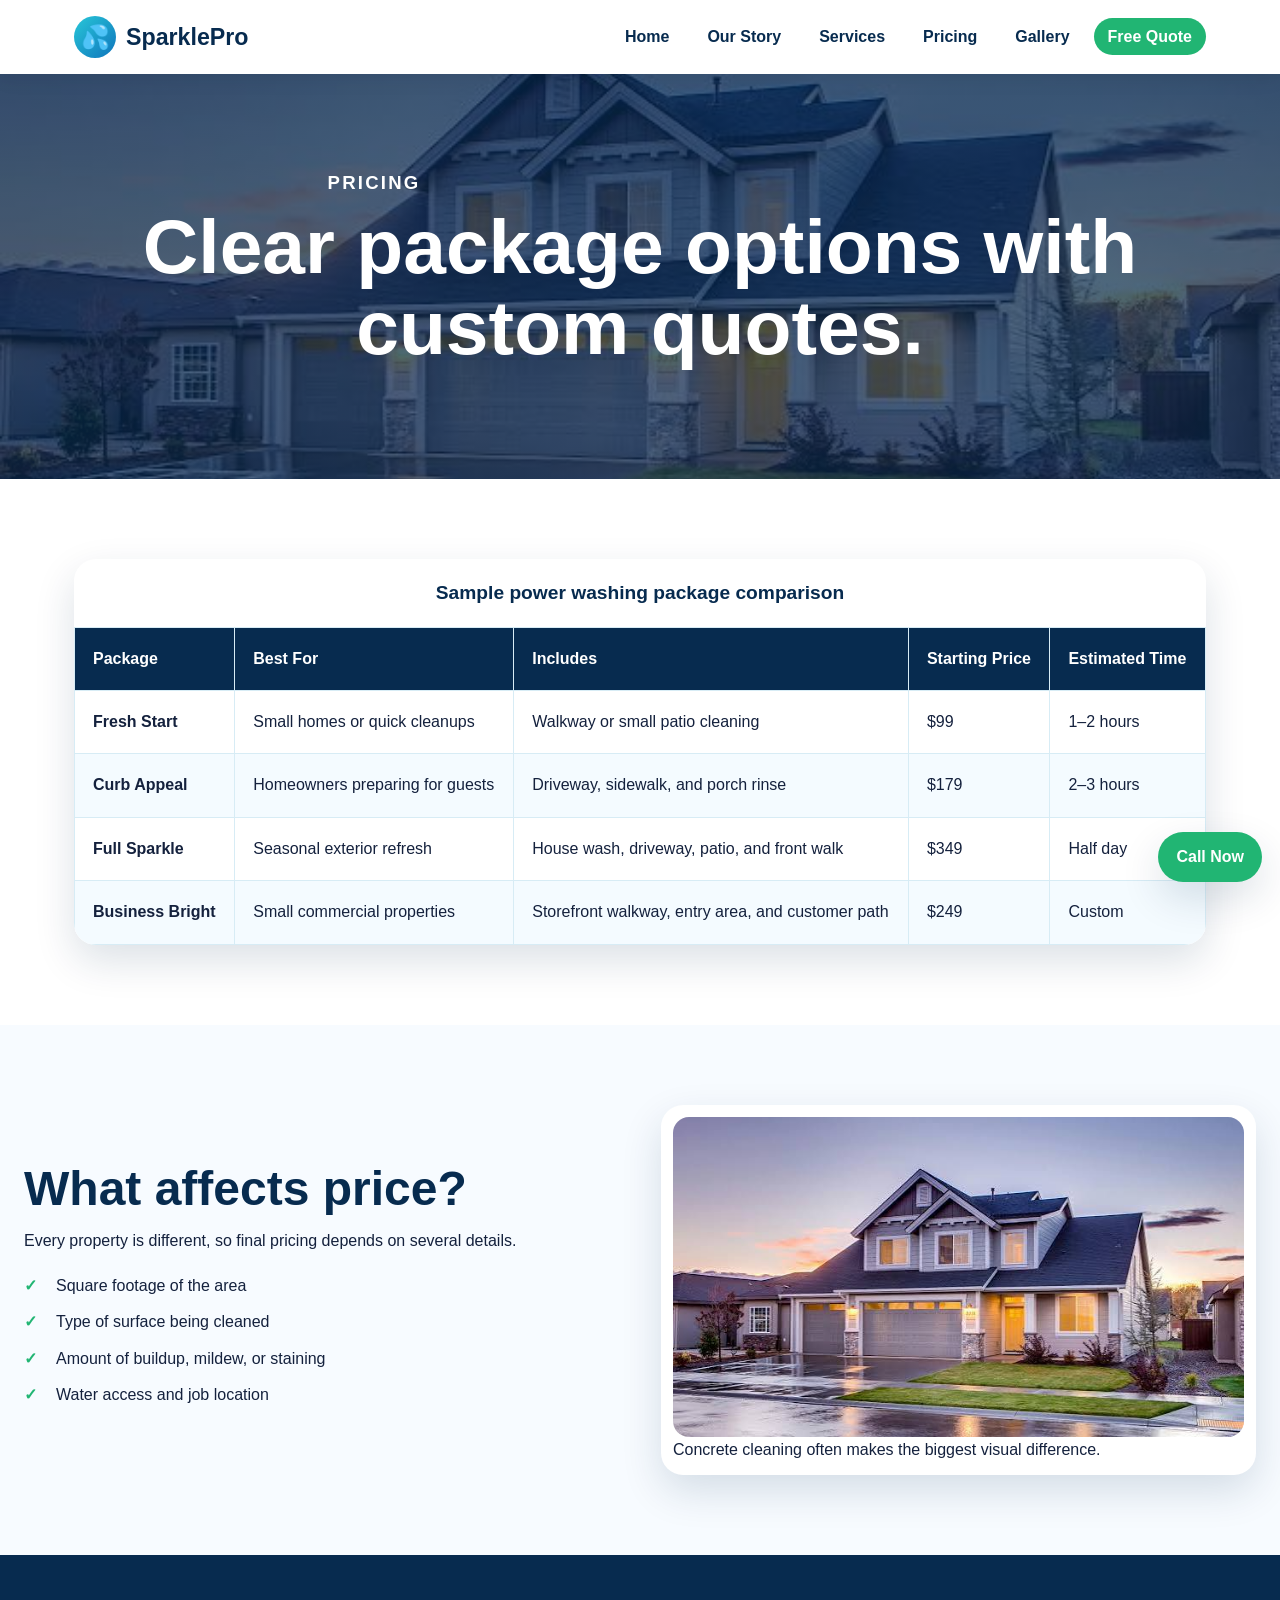
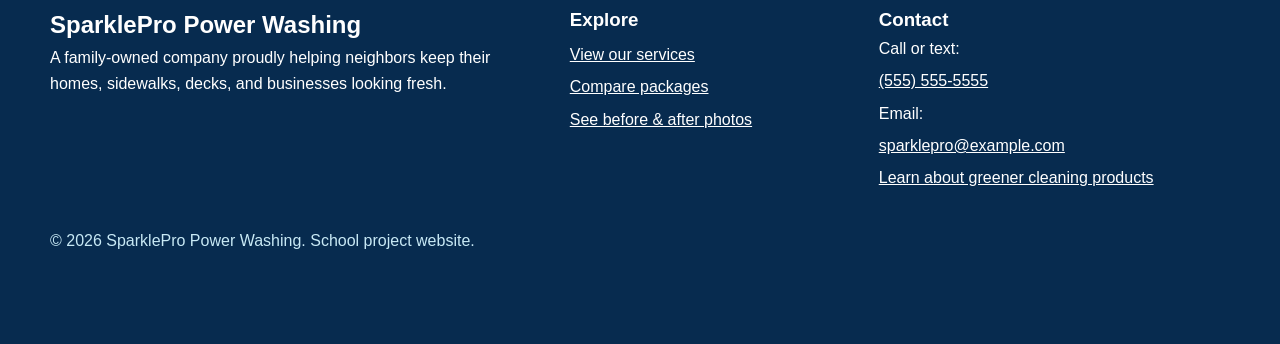
<file: pricing.html>
<!DOCTYPE html>
<html lang="en">
<head>
    <meta charset="UTF-8">
    <meta name="viewport" content="width=device-width, initial-scale=1.0">
    <title>Pricing | SparklePro Power Washing</title>
    <meta name="description" content="View sample SparklePro Power Washing pricing packages and compare residential cleaning options.">
    <link rel="stylesheet" href="styles.css">
    <script defer src="script.js"></script>
</head>
<body>
    <a class="skip-link" href="#main-content">Skip to main content</a>
    <header class="site-header">
        <nav class="navbar" aria-label="Main navigation">
            <a class="logo" href="index.html" aria-label="SparklePro Power Washing home">
                <span class="logo-mark">💦</span>
                <span>SparklePro</span>
            </a>
            <button class="menu-toggle" aria-label="Open navigation menu" aria-expanded="false">☰</button>
            <ul class="nav-links">
                <li><a href="index.html">Home</a></li>
                <li><a href="about.html">Our Story</a></li>
                <li><a href="services.html">Services</a></li>
                <li><a href="pricing.html">Pricing</a></li>
                <li><a href="gallery.html">Gallery</a></li>
                <li><a class="nav-cta" href="contact.html">Free Quote</a></li>
            </ul>
        </nav>
    </header>
    <main id="main-content">
        <section class="page-hero pricing-hero">
            <div class="reveal">
                <p class="eyebrow">Pricing</p>
                <h1>Clear package options with custom quotes.</h1>
                </div>
        </section>

        <section class="section">
            <div class="table-wrap reveal">
                <table class="pricing-table">
                    <caption>Sample power washing package comparison</caption>
                    <thead>
                        <tr>
                            <th scope="col">Package</th>
                            <th scope="col">Best For</th>
                            <th scope="col">Includes</th>
                            <th scope="col">Starting Price</th>
                            <th scope="col">Estimated Time</th>
                        </tr>
                    </thead>
                    <tbody>
                        <tr>
                            <th scope="row">Fresh Start</th>
                            <td>Small homes or quick cleanups</td>
                            <td>Walkway or small patio cleaning</td>
                            <td>$99</td>
                            <td>1–2 hours</td>
                        </tr>
                        <tr>
                            <th scope="row">Curb Appeal</th>
                            <td>Homeowners preparing for guests</td>
                            <td>Driveway, sidewalk, and porch rinse</td>
                            <td>$179</td>
                            <td>2–3 hours</td>
                        </tr>
                        <tr>
                            <th scope="row">Full Sparkle</th>
                            <td>Seasonal exterior refresh</td>
                            <td>House wash, driveway, patio, and front walk</td>
                            <td>$349</td>
                            <td>Half day</td>
                        </tr>
                        <tr>
                            <th scope="row">Business Bright</th>
                            <td>Small commercial properties</td>
                            <td>Storefront walkway, entry area, and customer path</td>
                            <td>$249</td>
                            <td>Custom</td>
                        </tr>
                    </tbody>
                </table>
            </div>
        </section>

        <section class="section gray split">
            <div class="reveal">
                <h2>What affects price?</h2>
                <p>Every property is different, so final pricing depends on several details.</p>
                <ul class="check-list">
                    <li>Square footage of the area</li>
                    <li>Type of surface being cleaned</li>
                    <li>Amount of buildup, mildew, or staining</li>
                    <li>Water access and job location</li>
                </ul>
            </div>
            <figure class="image-frame reveal">
                <img src="driveway.jpg" alt="Clean driveway showing bright concrete after power washing">
                <figcaption>Concrete cleaning often makes the biggest visual difference.</figcaption>
            </figure>
        </section>
    </main>
    <footer class="site-footer">
        <div class="footer-grid">
            <div>
                <h2>SparklePro Power Washing</h2>
                <p>A family-owned company proudly helping neighbors keep their homes, sidewalks, decks, and businesses looking fresh.</p>
            </div>
            <div>
                <h3>Explore</h3>
                <a href="services.html">View our services</a>
                <a href="pricing.html">Compare packages</a>
                <a href="gallery.html">See before & after photos</a>
            </div>
            <div>
                <h3>Contact</h3>
                <p>Call or text: <a href="tel:5555555555">(555) 555-5555</a></p>
                <p>Email: <a href="mailto:sparklepro@example.com">sparklepro@example.com</a></p>
                <p><a href="https://www.epa.gov/greenerproducts" target="_blank" rel="noopener">Learn about greener cleaning products</a></p>
            </div>
        </div>
        <p class="copyright">© 2026 SparklePro Power Washing. School project website.</p>
    </footer>
    <a class="floating-call" href="tel:5555555555" aria-label="Call SparklePro Power Washing">Call Now</a>
</body>
</html>
</file>
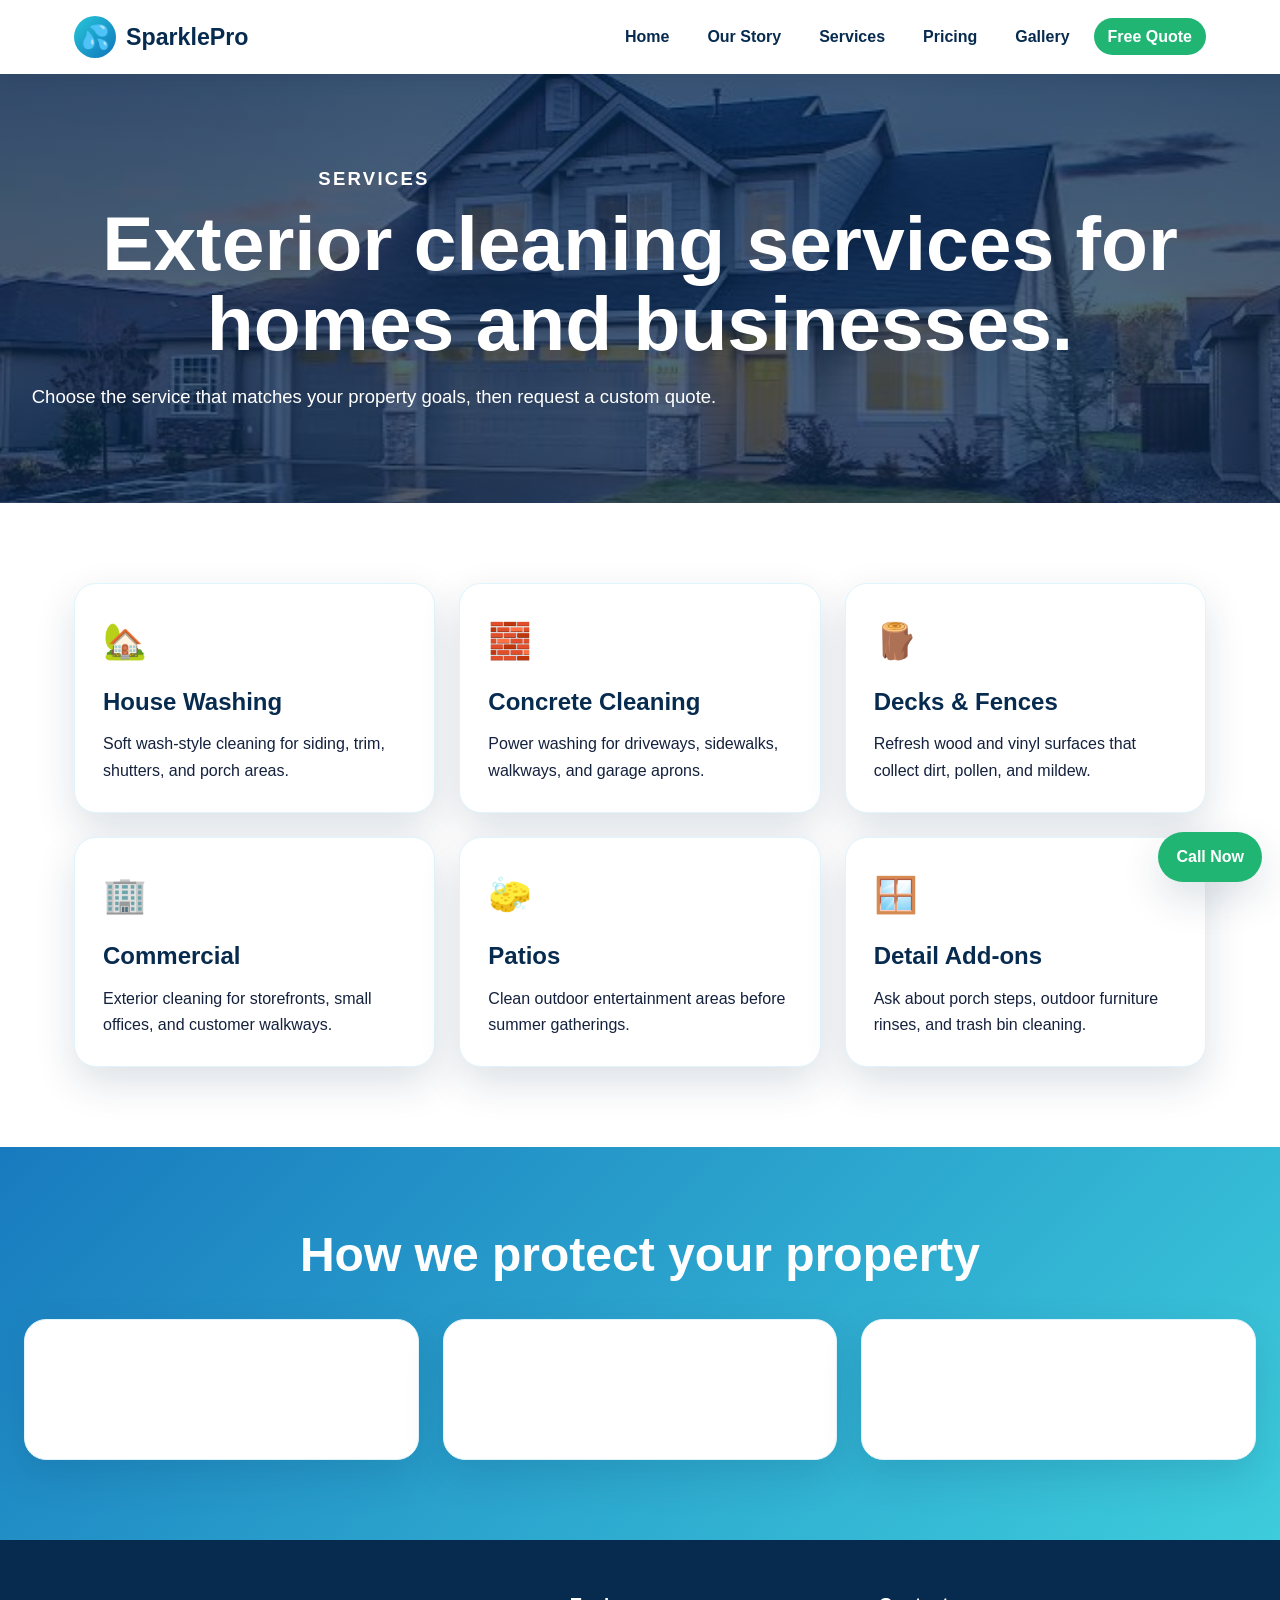
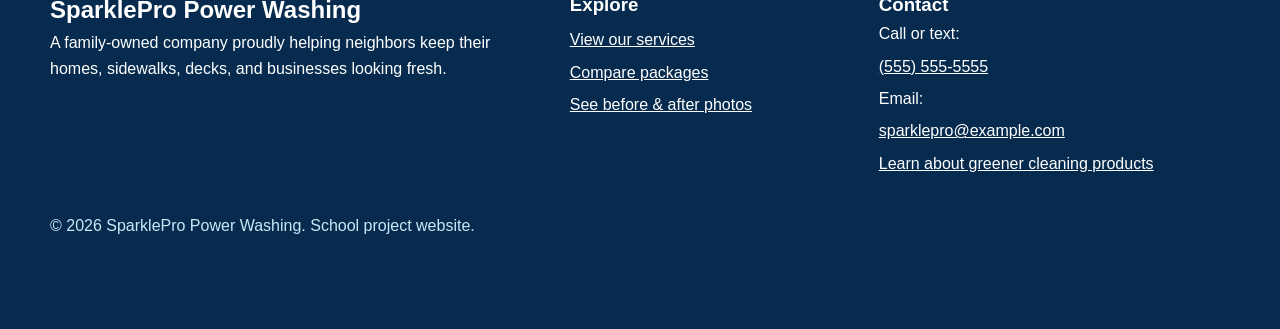
<file: services.html>
<!DOCTYPE html>
<html lang="en">
<head>
    <meta charset="UTF-8">
    <meta name="viewport" content="width=device-width, initial-scale=1.0">
    <title>Services | SparklePro Power Washing</title>
    <meta name="description" content="Explore SparklePro Power Washing services including house washing, driveway cleaning, patio cleaning, fence cleaning, and commercial cleaning.">
    <link rel="stylesheet" href="styles.css">
    <script defer src="script.js"></script>
</head>
<body>
    <a class="skip-link" href="#main-content">Skip to main content</a>
    <header class="site-header">
        <nav class="navbar" aria-label="Main navigation">
            <a class="logo" href="index.html" aria-label="SparklePro Power Washing home">
                <span class="logo-mark">💦</span>
                <span>SparklePro</span>
            </a>
            <button class="menu-toggle" aria-label="Open navigation menu" aria-expanded="false">☰</button>
            <ul class="nav-links">
                <li><a href="index.html">Home</a></li>
                <li><a href="about.html">Our Story</a></li>
                <li><a href="services.html">Services</a></li>
                <li><a href="pricing.html">Pricing</a></li>
                <li><a href="gallery.html">Gallery</a></li>
                <li><a class="nav-cta" href="contact.html">Free Quote</a></li>
            </ul>
        </nav>
    </header>
    <main id="main-content">
        <section class="page-hero services-hero">
            <div class="reveal">
                <p class="eyebrow">Services</p>
                <h1>Exterior cleaning services for homes and businesses.</h1>
                <p>Choose the service that matches your property goals, then request a custom quote.</p>
            </div>
        </section>

        <section class="section">
            <div class="card-grid large-grid">
                <article class="service-card reveal"><span class="icon">🏡</span><h2>House Washing</h2><p>Soft wash-style cleaning for siding, trim, shutters, and porch areas.</p></article>
                <article class="service-card reveal"><span class="icon">🧱</span><h2>Concrete Cleaning</h2><p>Power washing for driveways, sidewalks, walkways, and garage aprons.</p></article>
                <article class="service-card reveal"><span class="icon">🪵</span><h2>Decks & Fences</h2><p>Refresh wood and vinyl surfaces that collect dirt, pollen, and mildew.</p></article>
                <article class="service-card reveal"><span class="icon">🏢</span><h2>Commercial</h2><p>Exterior cleaning for storefronts, small offices, and customer walkways.</p></article>
                <article class="service-card reveal"><span class="icon">🧽</span><h2>Patios</h2><p>Clean outdoor entertainment areas before summer gatherings.</p></article>
                <article class="service-card reveal"><span class="icon">🪟</span><h2>Detail Add-ons</h2><p>Ask about porch steps, outdoor furniture rinses, and trash bin cleaning.</p></article>
            </div>
        </section>

        <section class="section blue-section">
            <div class="section-heading reveal">
                <h2>How we protect your property</h2>
            </div>
            <div class="info-grid">
                <div class="info-box reveal"><h3>Right pressure</h3><p>Not every surface should be blasted. We adjust the approach for the material.</p></div>
                <div class="info-box reveal"><h3>Careful prep</h3><p>We ask customers to move fragile items and keep pets safely inside.</p></div>
                <div class="info-box reveal"><h3>Final walk-through</h3><p>We review the cleaned area so the customer can see the results.</p></div>
            </div>
        </section>
    </main>
    <footer class="site-footer">
        <div class="footer-grid">
            <div>
                <h2>SparklePro Power Washing</h2>
                <p>A family-owned company proudly helping neighbors keep their homes, sidewalks, decks, and businesses looking fresh.</p>
            </div>
            <div>
                <h3>Explore</h3>
                <a href="services.html">View our services</a>
                <a href="pricing.html">Compare packages</a>
                <a href="gallery.html">See before & after photos</a>
            </div>
            <div>
                <h3>Contact</h3>
                <p>Call or text: <a href="tel:5555555555">(555) 555-5555</a></p>
                <p>Email: <a href="mailto:sparklepro@example.com">sparklepro@example.com</a></p>
                <p><a href="https://www.epa.gov/greenerproducts" target="_blank" rel="noopener">Learn about greener cleaning products</a></p>
            </div>
        </div>
        <p class="copyright">© 2026 SparklePro Power Washing. School project website.</p>
    </footer>
    <a class="floating-call" href="tel:5555555555" aria-label="Call SparklePro Power Washing">Call Now</a>
</body>
</html>
</file>
<file: styles.css>
/* SparklePro Power Washing - External CSS
   This file styles all pages and includes responsive design, flexbox, CSS grid,
   accessible focus states, image captions, lists, forms, tables, and animation.
*/

:root {
    --navy: #072b4f;
    --blue: #0f75bc;
    --aqua: #28c7d8;
    --green: #21b573;
    --white: #ffffff;
    --soft: #f3fbff;
    --gray: #5b6778;
    --dark: #14213d;
    --shadow: 0 16px 40px rgba(7, 43, 79, 0.14);
    --radius: 22px;
}

* {
    box-sizing: border-box;
    margin: 0;
    padding: 0;
}

html {
    scroll-behavior: smooth;
}

body {
    font-family: Arial, Helvetica, sans-serif;
    color: var(--dark);
    line-height: 1.65;
    background: var(--white);
}

img {
    max-width: 100%;
    display: block;
}

a {
    color: var(--blue);
}

.skip-link {
    position: absolute;
    left: -999px;
    top: 10px;
    background: var(--navy);
    color: var(--white);
    padding: 12px;
    z-index: 999;
}

.skip-link:focus {
    left: 10px;
}

.site-header {
    position: sticky;
    top: 0;
    z-index: 100;
    background: rgba(255, 255, 255, 0.96);
    box-shadow: 0 4px 20px rgba(0, 0, 0, 0.07);
}

.navbar {
    max-width: 1180px;
    margin: auto;
    padding: 16px 24px;
    display: flex;
    align-items: center;
    justify-content: space-between;
    gap: 20px;
}

.logo {
    display: flex;
    align-items: center;
    gap: 10px;
    color: var(--navy);
    font-size: 1.45rem;
    font-weight: 800;
    text-decoration: none;
}

.logo-mark {
    background: linear-gradient(135deg, var(--aqua), var(--blue));
    color: white;
    width: 42px;
    height: 42px;
    display: grid;
    place-items: center;
    border-radius: 50%;
}

.nav-links {
    display: flex;
    align-items: center;
    gap: 10px;
    list-style: none;
}

.nav-links a {
    color: var(--navy);
    text-decoration: none;
    font-weight: 700;
    padding: 10px 14px;
    border-radius: 999px;
}

.nav-links a:hover,
.nav-links a:focus {
    background: var(--soft);
    outline: 3px solid transparent;
}

.nav-cta {
    background: var(--green) !important;
    color: white !important;
}

.menu-toggle {
    display: none;
    border: 0;
    background: var(--navy);
    color: white;
    font-size: 1.3rem;
    padding: 9px 13px;
    border-radius: 12px;
}

.hero,
.page-hero {
    min-height: 72vh;
    padding: 90px 24px;
    display: grid;
    grid-template-columns: minmax(0, 1.1fr) minmax(280px, 0.9fr);
    align-items: center;
    gap: 44px;
    background:
        radial-gradient(circle at top right, rgba(40, 199, 216, .35), transparent 28%),
        linear-gradient(135deg, #e9fbff 0%, #ffffff 52%, #e8f7ff 100%);
}

.page-hero {
    min-height: 45vh;
    grid-template-columns: 1fr;
    text-align: center;
    background:
        linear-gradient(rgba(7, 43, 79, .73), rgba(7, 43, 79, .70)),
        url("driveway.jpg") center/cover;
    color: white;
}

.hero > *,
.section,
.footer-grid {
    max-width: 1180px;
    width: 100%;
    margin-left: auto;
    margin-right: auto;
}

.hero h1,
.page-hero h1 {
    font-size: clamp(2.4rem, 6vw, 4.8rem);
    line-height: 1.05;
    margin: 8px 0 18px;
    color: var(--navy);
}

.page-hero h1,
.page-hero p {
    color: white;
}

.hero p,
.page-hero p {
    font-size: 1.16rem;
    max-width: 700px;
}

.eyebrow {
    color: var(--green);
    font-weight: 800;
    text-transform: uppercase;
    letter-spacing: .12em;
    font-size: .85rem;
}

.button-row {
    display: flex;
    gap: 14px;
    flex-wrap: wrap;
    margin-top: 28px;
}

.btn {
    display: inline-block;
    border-radius: 999px;
    padding: 14px 22px;
    font-weight: 800;
    text-decoration: none;
    border: 2px solid transparent;
    cursor: pointer;
}

.primary {
    background: var(--green);
    color: white;
}

.secondary {
    border-color: var(--blue);
    color: var(--blue);
    background: white;
}

.hero-card,
.image-frame,
.gallery-card {
    background: white;
    border-radius: var(--radius);
    padding: 12px;
    box-shadow: var(--shadow);
    overflow: hidden;
}

.hero-card img {
    width: 100%;
    height: auto;
    object-fit: contain;
    border-radius: 16px;
}

.image-frame img,
.gallery-card img {
    width: 100%;
    height: 320px;
    object-fit: cover;
    border-radius: 16px;
}
}

figcaption {
    color: var(--gray);
    font-size: .95rem;
    padding: 10px 4px 2px;
    text-align: center;
}

.section {
    padding: 80px 24px;
}

.gray {
    background: #f7fbff;
    max-width: none;
}

.section-heading {
    text-align: center;
    max-width: 760px;
    margin: 0 auto 36px;
}

.section-heading h2,
.split h2,
.quote-form h2,
.contact-card h2 {
    color: var(--navy);
    font-size: clamp(2rem, 4vw, 3rem);
    line-height: 1.15;
    margin-bottom: 12px;
}

.card-grid,
.info-grid,
.gallery-grid {
    display: grid;
    grid-template-columns: repeat(3, 1fr);
    gap: 24px;
}

.large-grid {
    grid-template-columns: repeat(3, 1fr);
}

.service-card,
.info-box,
.contact-card,
.quote-form {
    background: white;
    padding: 28px;
    border-radius: var(--radius);
    box-shadow: var(--shadow);
    border: 1px solid #dff4fb;
}

.service-card h2,
.service-card h3 {
    color: var(--navy);
    margin-bottom: 10px;
}

.icon {
    font-size: 2.2rem;
    display: inline-block;
    margin-bottom: 12px;
}

.blue-section {
    background:
        linear-gradient(135deg, rgba(15, 117, 188, .96), rgba(40, 199, 216, .90));
    color: white;
    max-width: none;
}

.blue-section h2,
.blue-section h3,
.blue-section .eyebrow {
    color: white;
}

.split {
    display: grid;
    grid-template-columns: 1fr 1fr;
    gap: 42px;
    align-items: center;
}

.check-list,
.simple-list {
    margin-top: 18px;
    padding-left: 0;
    list-style: none;
}

.check-list li,
.simple-list li {
    margin: 10px 0;
    padding-left: 32px;
    position: relative;
}

.check-list li::before,
.simple-list li::before {
    content: "✓";
    position: absolute;
    left: 0;
    color: var(--green);
    font-weight: 900;
}

.nested-list {
    max-width: 850px;
    margin: 0 auto;
    background: white;
    padding: 30px 40px;
    border-radius: var(--radius);
    box-shadow: var(--shadow);
}

.nested-list > li {
    margin-bottom: 16px;
    font-weight: 800;
    color: var(--navy);
}

.nested-list ul {
    margin: 8px 0 0 22px;
    color: var(--dark);
    font-weight: 400;
}

.steps {
    list-style: none;
    display: grid;
    grid-template-columns: repeat(3, 1fr);
    gap: 22px;
    counter-reset: step-counter;
}

.steps li {
    counter-increment: step-counter;
    background: white;
    box-shadow: var(--shadow);
    border-radius: var(--radius);
    padding: 26px;
    border-top: 6px solid var(--aqua);
}

.steps li::before {
    content: counter(step-counter);
    background: var(--navy);
    color: white;
    width: 44px;
    height: 44px;
    display: grid;
    place-items: center;
    border-radius: 50%;
    font-weight: 900;
    margin-bottom: 12px;
}

.steps span {
    display: block;
    color: var(--gray);
    margin-top: 8px;
}

.table-wrap {
    overflow-x: auto;
    border-radius: var(--radius);
    box-shadow: var(--shadow);
}

.pricing-table {
    width: 100%;
    border-collapse: collapse;
    background: white;
    min-width: 760px;
}

.pricing-table caption {
    padding: 18px;
    font-weight: 800;
    color: var(--navy);
    font-size: 1.2rem;
}

.pricing-table th,
.pricing-table td {
    padding: 18px;
    border: 1px solid #d7ecf5;
    text-align: left;
}

.pricing-table thead {
    background: var(--navy);
    color: white;
}

.pricing-table tbody tr:nth-child(even) {
    background: #f4fbff;
}

.contact-layout {
    display: grid;
    grid-template-columns: minmax(0, 1.2fr) minmax(280px, .8fr);
    gap: 30px;
    align-items: start;
}

.quote-form label,
.quote-form legend {
    font-weight: 800;
    color: var(--navy);
    margin-top: 14px;
    display: block;
}

.quote-form input,
.quote-form select,
.quote-form textarea {
    width: 100%;
    margin-top: 6px;
    padding: 13px 14px;
    border: 2px solid #cde7f1;
    border-radius: 14px;
    font: inherit;
}

.quote-form input:focus,
.quote-form select:focus,
.quote-form textarea:focus {
    outline: 3px solid rgba(40, 199, 216, .35);
    border-color: var(--blue);
}

fieldset {
    border: 2px solid #d7ecf5;
    border-radius: 14px;
    padding: 14px;
    margin: 18px 0;
}

.radio-line {
    font-weight: 400 !important;
}

.form-note {
    color: var(--gray);
}

.water-animation {
    height: 120px;
    display: flex;
    justify-content: center;
    align-items: flex-end;
    gap: 20px;
}

.water-animation span {
    width: 20px;
    height: 20px;
    background: white;
    border-radius: 50% 50% 55% 45%;
    animation: splash 1.4s infinite ease-in-out alternate;
}

.water-animation span:nth-child(2) { animation-delay: .15s; }
.water-animation span:nth-child(3) { animation-delay: .3s; }
.water-animation span:nth-child(4) { animation-delay: .45s; }
.water-animation span:nth-child(5) { animation-delay: .6s; }

@keyframes splash {
    from { transform: translateY(0) scale(1); opacity: .65; }
    to { transform: translateY(-48px) scale(1.2); opacity: 1; }
}

.reveal {
    opacity: 0;
    transform: translateY(26px);
    transition: opacity .7s ease, transform .7s ease;
}

.reveal.visible {
    opacity: 1;
    transform: translateY(0);
}

.site-footer {
    background: var(--navy);
    color: white;
    padding: 50px 24px 90px;
}

.footer-grid {
    display: grid;
    grid-template-columns: 1.4fr .8fr 1fr;
    gap: 28px;
}

.site-footer a {
    color: white;
    display: block;
    margin: 6px 0;
}

.copyright {
    max-width: 1180px;
    margin: 30px auto 0;
    color: #c8e9f5;
}

.floating-call {
    position: fixed;
    right: 18px;
    bottom: 18px;
    z-index: 200;
    background: var(--green);
    color: white;
    padding: 12px 18px;
    border-radius: 999px;
    text-decoration: none;
    box-shadow: var(--shadow);
    font-weight: 900;
}

@media (max-width: 860px) {
    .menu-toggle {
        display: block;
    }

    .nav-links {
        display: none;
        position: absolute;
        left: 24px;
        right: 24px;
        top: 76px;
        background: white;
        flex-direction: column;
        align-items: stretch;
        padding: 18px;
        border-radius: var(--radius);
        box-shadow: var(--shadow);
    }

    .nav-links.open {
        display: flex;
    }

    .hero,
    .split,
    .contact-layout,
    .footer-grid {
        grid-template-columns: 1fr;
    }

    .card-grid,
    .info-grid,
    .gallery-grid,
    .steps,
    .large-grid {
        grid-template-columns: 1fr;
    }

    .hero {
        padding-top: 55px;
    }

    .hero-card img,
    .image-frame img,
    .gallery-card img {
        height: 240px;
    }
}

@media (prefers-reduced-motion: reduce) {
    *,
    *::before,
    *::after {
        animation-duration: .01ms !important;
        animation-iteration-count: 1 !important;
        scroll-behavior: auto !important;
        transition-duration: .01ms !important;
    }

    .reveal {
        opacity: 1;
        transform: none;
    }
}
/* ===== Owner Photo ===== */

.owner-photo {
    text-align: center;
}

.owner-photo img {
    width: 320px;
    height: 320px;
    object-fit: cover;
    object-position: center;
    border-radius: 50%;
    border: 8px solid white;
    box-shadow: 0 18px 40px rgba(0,0,0,.18);
    margin: auto;
    transition: transform .3s ease;
}

.owner-photo img:hover {
    transform: scale(1.05);
}

.owner-photo figcaption {
    margin-top: 20px;
    font-size: 1rem;
    color: #555;
}
/* About Page Owner Photo */

.owner-photo img {
    width: 325px;
    height: 325px;
    border-radius: 50%;
    object-fit: cover;
    object-position: center;
    border: 8px solid white;
    box-shadow: 0 20px 40px rgba(0,0,0,.2);
    margin: auto;
    transition: all .3s ease;
}

.owner-photo img:hover {
    transform: scale(1.05);
}
/* Customer Testimonials */

.service-card h3 {
    color: #f4b400;
    font-size: 1.4rem;
    margin-bottom: 15px;
}

.service-card strong {
    display: block;
    margin-top: 18px;
    color: #0f75bc;
}
/* Water Drop Animation */

.water-animation {
    height: 120px;
    display: flex;
    justify-content: center;
    align-items: flex-end;
    gap: 20px;
}

.water-animation span {
    width: 20px;
    height: 20px;
    background: white;
    border-radius: 50% 50% 55% 45%;
    animation: splash 1.4s infinite ease-in-out alternate;
}

.water-animation span:nth-child(2) {
    animation-delay: .15s;
}

.water-animation span:nth-child(3) {
    animation-delay: .3s;
}

.water-animation span:nth-child(4) {
    animation-delay: .45s;
}

.water-animation span:nth-child(5) {
    animation-delay: .6s;
}

@keyframes splash {
    from {
        transform: translateY(0) scale(1);
        opacity: .65;
    }

    to {
        transform: translateY(-48px) scale(1.2);
        opacity: 1;
    }
}
/* =====================================
   POWER WASH SPRAY ANIMATION
===================================== */

.spray-banner{
    width:100%;
    height:34px;
    overflow:hidden;
    background:#0f75bc;
    position:relative;
}

.spray-stream{
    position:absolute;
    left:-35%;
    top:0;
    width:35%;
    height:100%;
    background:
        radial-gradient(circle,#ffffff 2px,transparent 3px),
        radial-gradient(circle,#8ee9ff 2px,transparent 3px),
        radial-gradient(circle,#d9fbff 2px,transparent 3px);

    background-size:
        28px 14px,
        22px 14px,
        18px 14px;

    animation:sprayMove 2.5s linear infinite;
    opacity:.95;
}

@keyframes sprayMove{

    0%{
        left:-35%;
        transform:skewX(-18deg);
    }

    100%{
        left:105%;
        transform:skewX(-18deg);
    }

}
</file>
